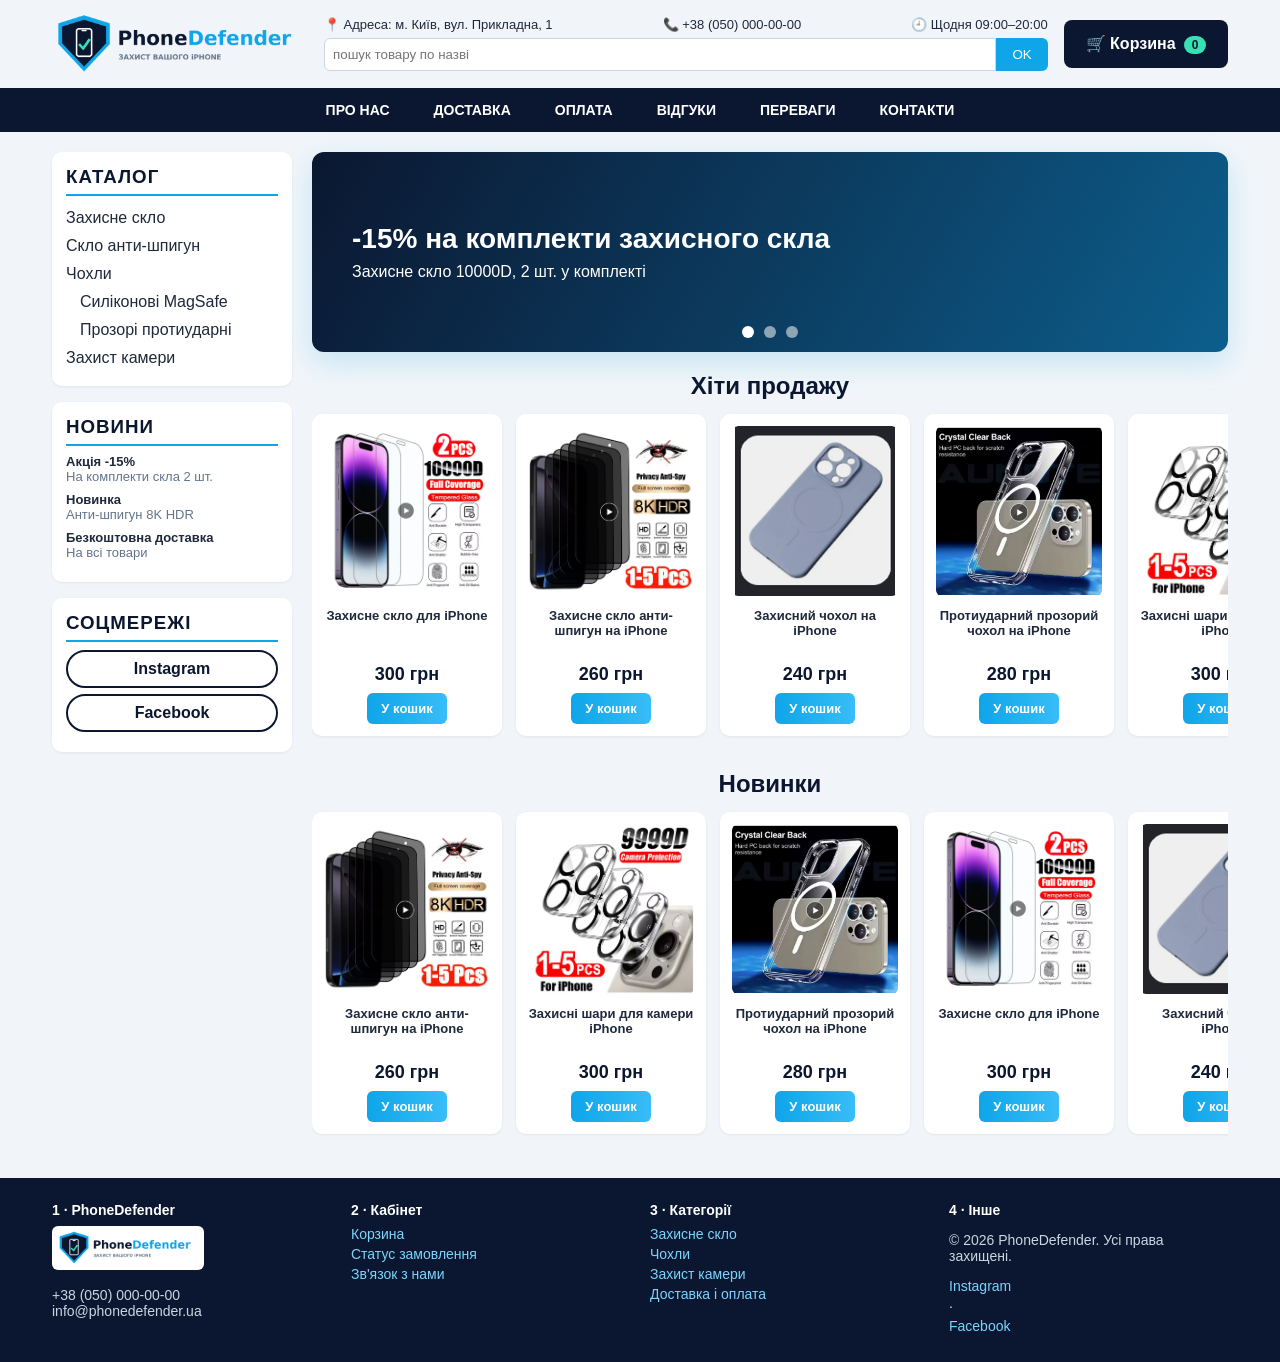
<file: index.html>
<!DOCTYPE html>
<html lang="uk"><head><meta charset="UTF-8"><meta name="viewport" content="width=device-width,initial-scale=1">
<title>Головна — PhoneDefender</title><link rel="stylesheet" href="NonHTMLFolder/style.css"></head><body>
<header class="top"><a href="index.html" class="logo"><img src="NonHTMLFolder/logo.png" alt="PhoneDefender"></a>
<div class="info"><div class="contacts"><span>📍 Адреса: м. Київ, вул. Прикладна, 1</span><span>📞 +38 (050) 000-00-00</span><span>🕘 Щодня 09:00–20:00</span></div>
<form class="search" onsubmit="return false"><input type="text" placeholder="пошук товару по назві"><button>OK</button></form></div>
<a class="cart" href="HTMLFolder/Pages/cart.html">🛒 Корзина <span class="badge" id="cc">0</span></a></header>
<nav class="menu"><a href="HTMLFolder/Pages/about.html">Про нас</a><a href="HTMLFolder/Pages/delivery.html">Доставка</a><a href="HTMLFolder/Pages/payment.html">Оплата</a><a href="HTMLFolder/Pages/reviews.html">Відгуки</a><a href="HTMLFolder/Pages/advantages.html">Переваги</a><a href="HTMLFolder/Pages/contacts.html">Контакти</a></nav><div class="layout"><aside><div class="box"><h3>Каталог</h3><ul class="cat">
<li><a href="HTMLFolder/Pages/catalog.html#glass">Захисне скло</a></li>
<li><a href="HTMLFolder/Pages/catalog.html#privacy">Скло анти-шпигун</a></li>
<li><a href="HTMLFolder/Pages/catalog.html#case">Чохли</a><ul><li><a href="HTMLFolder/Pages/catalog.html#case">Силіконові MagSafe</a></li><li><a href="HTMLFolder/Pages/catalog.html#clearcase">Прозорі протиударні</a></li></ul></li>
<li><a href="HTMLFolder/Pages/catalog.html#camera">Захист камери</a></li></ul></div>
<div class="box"><h3>Новини</h3><div class="news"><b>Акція -15%</b><span>На комплекти скла 2 шт.</span></div><div class="news"><b>Новинка</b><span>Анти-шпигун 8K HDR</span></div><div class="news"><b>Безкоштовна доставка</b><span>На всі товари</span></div></div>
<div class="box"><h3>Соцмережі</h3><a class="soc" href="https://instagram.com" target="_blank">Instagram</a><a class="soc" href="https://facebook.com" target="_blank">Facebook</a></div></aside><main><div class="slider"><input type="radio" name="sl" id="r0" checked><input type="radio" name="sl" id="r1"><input type="radio" name="sl" id="r2"><div class="slides"><div class="slide s1"><h2>-15% на комплекти захисного скла</h2><p>Захисне скло 10000D, 2 шт. у комплекті</p></div><div class="slide s2"><h2>Безкоштовна доставка на всі товари</h2><p>Відправляємо у день замовлення</p></div><div class="slide s3"><h2>Новинка: скло анти-шпигун 8K HDR</h2><p>Ваш екран бачите лише ви</p></div></div><div class="dots"><label for="r0"></label><label for="r1"></label><label for="r2"></label></div></div><h2 class="ct">Хіти продажу</h2><div class="car "><div class="card reveal"><a href="HTMLFolder/Pages/product-glass.html" class="im"><img src="NonHTMLFolder/glass.png" alt="Захисне скло для iPhone"></a><h4><a href="HTMLFolder/Pages/product-glass.html">Захисне скло для iPhone</a></h4><div class="price">300 грн</div><button class="btn add" data-id="glass">У кошик</button></div><div class="card reveal"><a href="HTMLFolder/Pages/product-privacy.html" class="im"><img src="NonHTMLFolder/privacy.png" alt="Захисне скло анти-шпигун на iPhone"></a><h4><a href="HTMLFolder/Pages/product-privacy.html">Захисне скло анти-шпигун на iPhone</a></h4><div class="price">260 грн</div><button class="btn add" data-id="privacy">У кошик</button></div><div class="card reveal"><a href="HTMLFolder/Pages/product-case.html" class="im"><img src="NonHTMLFolder/case.png" alt="Захисний чохол на iPhone"></a><h4><a href="HTMLFolder/Pages/product-case.html">Захисний чохол на iPhone</a></h4><div class="price">240 грн</div><button class="btn add" data-id="case">У кошик</button></div><div class="card reveal"><a href="HTMLFolder/Pages/product-clearcase.html" class="im"><img src="NonHTMLFolder/clearcase.png" alt="Протиударний прозорий чохол на iPhone"></a><h4><a href="HTMLFolder/Pages/product-clearcase.html">Протиударний прозорий чохол на iPhone</a></h4><div class="price">280 грн</div><button class="btn add" data-id="clearcase">У кошик</button></div><div class="card reveal"><a href="HTMLFolder/Pages/product-camera.html" class="im"><img src="NonHTMLFolder/camera.png" alt="Захисні шари для камери iPhone"></a><h4><a href="HTMLFolder/Pages/product-camera.html">Захисні шари для камери iPhone</a></h4><div class="price">300 грн</div><button class="btn add" data-id="camera">У кошик</button></div></div><h2 class="ct">Новинки</h2><div class="car "><div class="card reveal"><a href="HTMLFolder/Pages/product-privacy.html" class="im"><img src="NonHTMLFolder/privacy.png" alt="Захисне скло анти-шпигун на iPhone"></a><h4><a href="HTMLFolder/Pages/product-privacy.html">Захисне скло анти-шпигун на iPhone</a></h4><div class="price">260 грн</div><button class="btn add" data-id="privacy">У кошик</button></div><div class="card reveal"><a href="HTMLFolder/Pages/product-camera.html" class="im"><img src="NonHTMLFolder/camera.png" alt="Захисні шари для камери iPhone"></a><h4><a href="HTMLFolder/Pages/product-camera.html">Захисні шари для камери iPhone</a></h4><div class="price">300 грн</div><button class="btn add" data-id="camera">У кошик</button></div><div class="card reveal"><a href="HTMLFolder/Pages/product-clearcase.html" class="im"><img src="NonHTMLFolder/clearcase.png" alt="Протиударний прозорий чохол на iPhone"></a><h4><a href="HTMLFolder/Pages/product-clearcase.html">Протиударний прозорий чохол на iPhone</a></h4><div class="price">280 грн</div><button class="btn add" data-id="clearcase">У кошик</button></div><div class="card reveal"><a href="HTMLFolder/Pages/product-glass.html" class="im"><img src="NonHTMLFolder/glass.png" alt="Захисне скло для iPhone"></a><h4><a href="HTMLFolder/Pages/product-glass.html">Захисне скло для iPhone</a></h4><div class="price">300 грн</div><button class="btn add" data-id="glass">У кошик</button></div><div class="card reveal"><a href="HTMLFolder/Pages/product-case.html" class="im"><img src="NonHTMLFolder/case.png" alt="Захисний чохол на iPhone"></a><h4><a href="HTMLFolder/Pages/product-case.html">Захисний чохол на iPhone</a></h4><div class="price">240 грн</div><button class="btn add" data-id="case">У кошик</button></div></div></main></div>
<footer><div><h4>1 · PhoneDefender</h4><img src="NonHTMLFolder/logo.png" alt="" class="flogo"><p>+38 (050) 000-00-00<br>info@phonedefender.ua</p></div>
<div><h4>2 · Кабінет</h4><a href="HTMLFolder/Pages/cart.html">Корзина</a><a href="HTMLFolder/Pages/cart.html">Статус замовлення</a><a href="HTMLFolder/Pages/contacts.html">Зв'язок з нами</a></div>
<div><h4>3 · Категорії</h4><a href="HTMLFolder/Pages/catalog.html#glass">Захисне скло</a><a href="HTMLFolder/Pages/catalog.html#case">Чохли</a><a href="HTMLFolder/Pages/catalog.html#camera">Захист камери</a><a href="HTMLFolder/Pages/delivery.html">Доставка і оплата</a></div>
<div><h4>4 · Інше</h4><p>© 2026 PhoneDefender. Усі права захищені.</p><a href="https://instagram.com">Instagram</a> · <a href="https://facebook.com">Facebook</a></div></footer><script src="NonHTMLFolder/cart.js"></script></body></html>
</file>
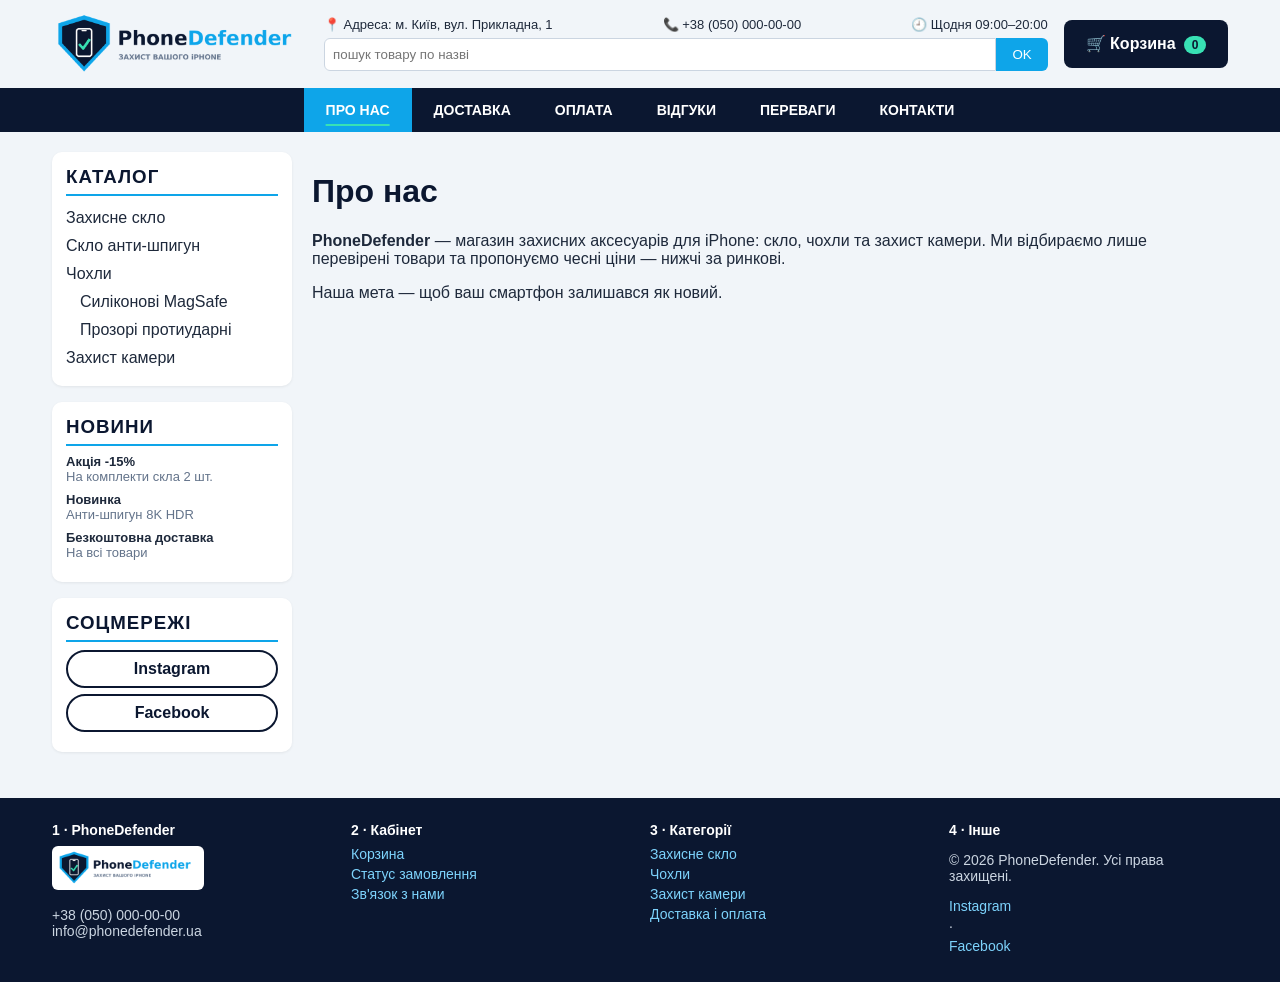
<file: HTMLFolder/Pages/about.html>
<!DOCTYPE html>
<html lang="uk"><head><meta charset="UTF-8"><meta name="viewport" content="width=device-width,initial-scale=1">
<title>Про нас — PhoneDefender</title><link rel="stylesheet" href="../../NonHTMLFolder/style.css"></head><body>
<header class="top"><a href="../../index.html" class="logo"><img src="../../NonHTMLFolder/logo.png" alt="PhoneDefender"></a>
<div class="info"><div class="contacts"><span>📍 Адреса: м. Київ, вул. Прикладна, 1</span><span>📞 +38 (050) 000-00-00</span><span>🕘 Щодня 09:00–20:00</span></div>
<form class="search" onsubmit="return false"><input type="text" placeholder="пошук товару по назві"><button>OK</button></form></div>
<a class="cart" href="cart.html">🛒 Корзина <span class="badge" id="cc">0</span></a></header>
<nav class="menu"><a href="about.html" class=on>Про нас</a><a href="delivery.html">Доставка</a><a href="payment.html">Оплата</a><a href="reviews.html">Відгуки</a><a href="advantages.html">Переваги</a><a href="contacts.html">Контакти</a></nav><div class="layout"><aside><div class="box"><h3>Каталог</h3><ul class="cat">
<li><a href="catalog.html#glass">Захисне скло</a></li>
<li><a href="catalog.html#privacy">Скло анти-шпигун</a></li>
<li><a href="catalog.html#case">Чохли</a><ul><li><a href="catalog.html#case">Силіконові MagSafe</a></li><li><a href="catalog.html#clearcase">Прозорі протиударні</a></li></ul></li>
<li><a href="catalog.html#camera">Захист камери</a></li></ul></div>
<div class="box"><h3>Новини</h3><div class="news"><b>Акція -15%</b><span>На комплекти скла 2 шт.</span></div><div class="news"><b>Новинка</b><span>Анти-шпигун 8K HDR</span></div><div class="news"><b>Безкоштовна доставка</b><span>На всі товари</span></div></div>
<div class="box"><h3>Соцмережі</h3><a class="soc" href="https://instagram.com" target="_blank">Instagram</a><a class="soc" href="https://facebook.com" target="_blank">Facebook</a></div></aside><main><h1>Про нас</h1><p><b>PhoneDefender</b> — магазин захисних аксесуарів для iPhone: скло, чохли та захист камери. Ми відбираємо лише перевірені товари та пропонуємо чесні ціни — нижчі за ринкові.</p><p>Наша мета — щоб ваш смартфон залишався як новий.</p></main></div>
<footer><div><h4>1 · PhoneDefender</h4><img src="../../NonHTMLFolder/logo.png" alt="" class="flogo"><p>+38 (050) 000-00-00<br>info@phonedefender.ua</p></div>
<div><h4>2 · Кабінет</h4><a href="cart.html">Корзина</a><a href="cart.html">Статус замовлення</a><a href="contacts.html">Зв'язок з нами</a></div>
<div><h4>3 · Категорії</h4><a href="catalog.html#glass">Захисне скло</a><a href="catalog.html#case">Чохли</a><a href="catalog.html#camera">Захист камери</a><a href="delivery.html">Доставка і оплата</a></div>
<div><h4>4 · Інше</h4><p>© 2026 PhoneDefender. Усі права захищені.</p><a href="https://instagram.com">Instagram</a> · <a href="https://facebook.com">Facebook</a></div></footer><script src="../../NonHTMLFolder/cart.js"></script></body></html>
</file>
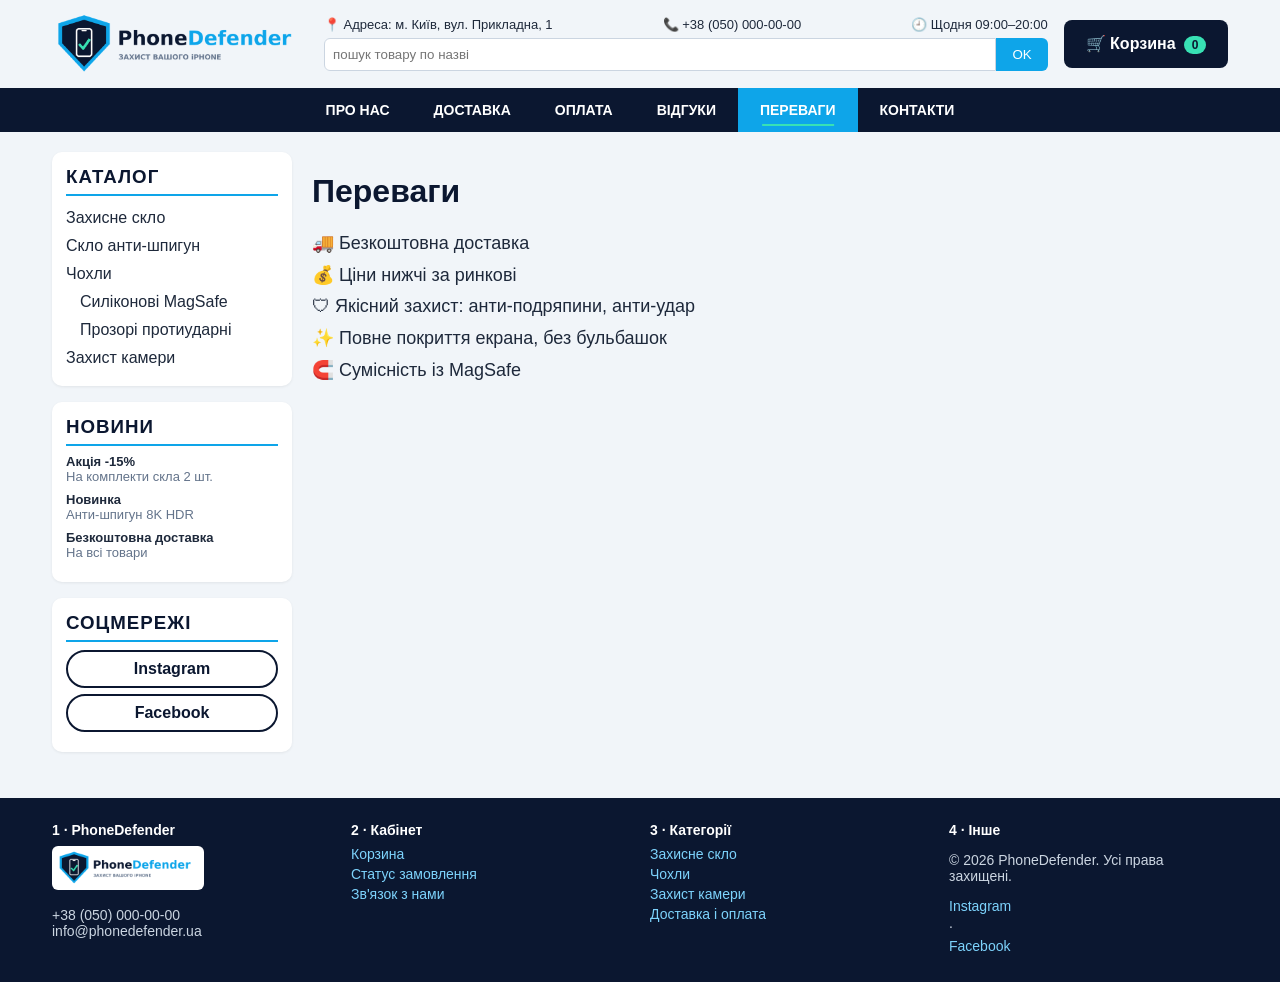
<file: HTMLFolder/Pages/advantages.html>
<!DOCTYPE html>
<html lang="uk"><head><meta charset="UTF-8"><meta name="viewport" content="width=device-width,initial-scale=1">
<title>Переваги — PhoneDefender</title><link rel="stylesheet" href="../../NonHTMLFolder/style.css"></head><body>
<header class="top"><a href="../../index.html" class="logo"><img src="../../NonHTMLFolder/logo.png" alt="PhoneDefender"></a>
<div class="info"><div class="contacts"><span>📍 Адреса: м. Київ, вул. Прикладна, 1</span><span>📞 +38 (050) 000-00-00</span><span>🕘 Щодня 09:00–20:00</span></div>
<form class="search" onsubmit="return false"><input type="text" placeholder="пошук товару по назві"><button>OK</button></form></div>
<a class="cart" href="cart.html">🛒 Корзина <span class="badge" id="cc">0</span></a></header>
<nav class="menu"><a href="about.html">Про нас</a><a href="delivery.html">Доставка</a><a href="payment.html">Оплата</a><a href="reviews.html">Відгуки</a><a href="advantages.html" class=on>Переваги</a><a href="contacts.html">Контакти</a></nav><div class="layout"><aside><div class="box"><h3>Каталог</h3><ul class="cat">
<li><a href="catalog.html#glass">Захисне скло</a></li>
<li><a href="catalog.html#privacy">Скло анти-шпигун</a></li>
<li><a href="catalog.html#case">Чохли</a><ul><li><a href="catalog.html#case">Силіконові MagSafe</a></li><li><a href="catalog.html#clearcase">Прозорі протиударні</a></li></ul></li>
<li><a href="catalog.html#camera">Захист камери</a></li></ul></div>
<div class="box"><h3>Новини</h3><div class="news"><b>Акція -15%</b><span>На комплекти скла 2 шт.</span></div><div class="news"><b>Новинка</b><span>Анти-шпигун 8K HDR</span></div><div class="news"><b>Безкоштовна доставка</b><span>На всі товари</span></div></div>
<div class="box"><h3>Соцмережі</h3><a class="soc" href="https://instagram.com" target="_blank">Instagram</a><a class="soc" href="https://facebook.com" target="_blank">Facebook</a></div></aside><main><h1>Переваги</h1><ul class='adv'><li>🚚 Безкоштовна доставка</li><li>💰 Ціни нижчі за ринкові</li><li>🛡 Якісний захист: анти-подряпини, анти-удар</li><li>✨ Повне покриття екрана, без бульбашок</li><li>🧲 Сумісність із MagSafe</li></ul></main></div>
<footer><div><h4>1 · PhoneDefender</h4><img src="../../NonHTMLFolder/logo.png" alt="" class="flogo"><p>+38 (050) 000-00-00<br>info@phonedefender.ua</p></div>
<div><h4>2 · Кабінет</h4><a href="cart.html">Корзина</a><a href="cart.html">Статус замовлення</a><a href="contacts.html">Зв'язок з нами</a></div>
<div><h4>3 · Категорії</h4><a href="catalog.html#glass">Захисне скло</a><a href="catalog.html#case">Чохли</a><a href="catalog.html#camera">Захист камери</a><a href="delivery.html">Доставка і оплата</a></div>
<div><h4>4 · Інше</h4><p>© 2026 PhoneDefender. Усі права захищені.</p><a href="https://instagram.com">Instagram</a> · <a href="https://facebook.com">Facebook</a></div></footer><script src="../../NonHTMLFolder/cart.js"></script></body></html>
</file>
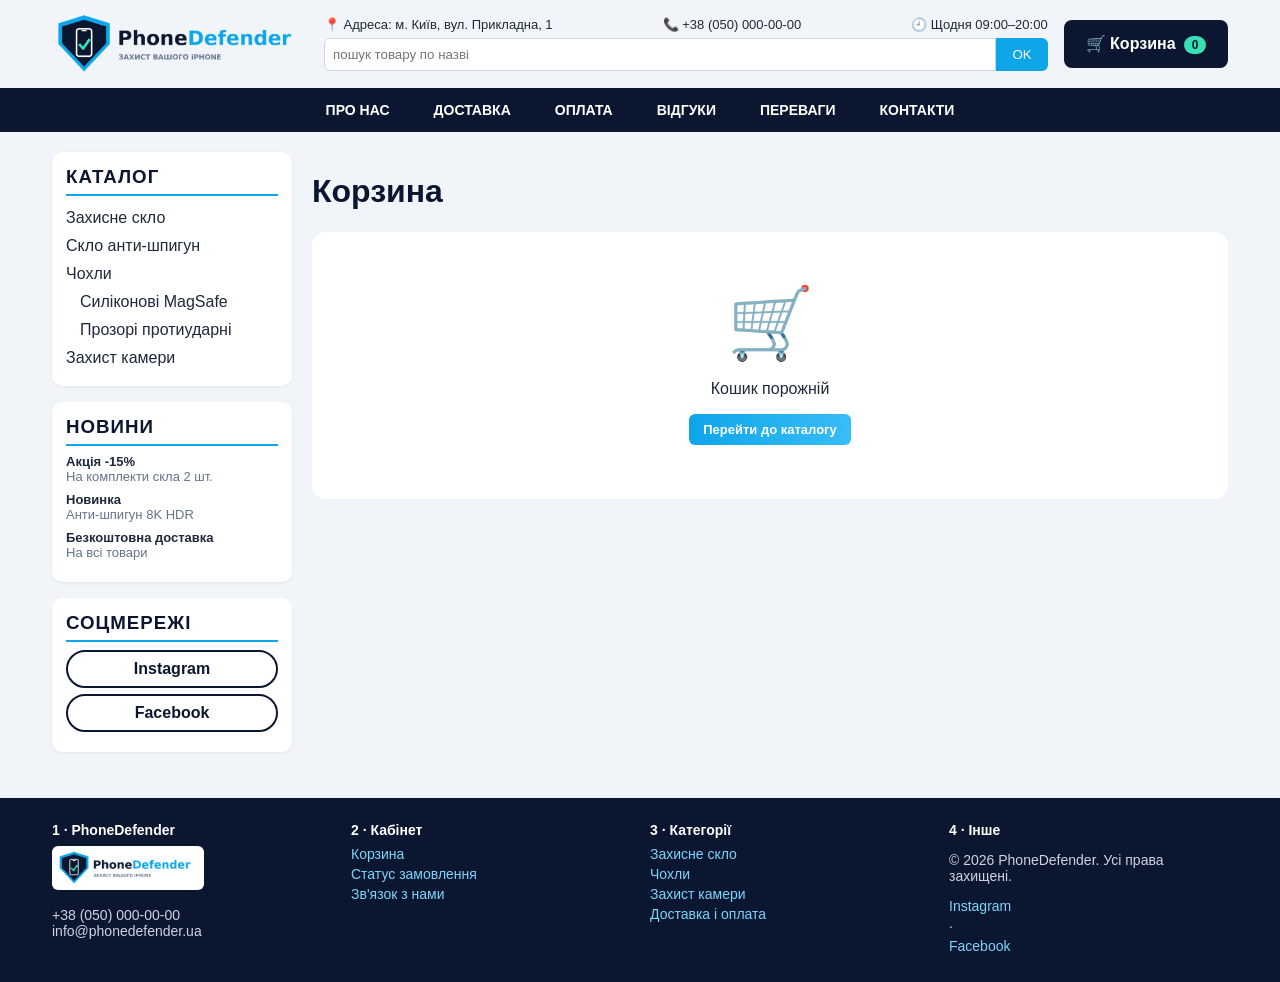
<file: HTMLFolder/Pages/cart.html>
<!DOCTYPE html>
<html lang="uk"><head><meta charset="UTF-8"><meta name="viewport" content="width=device-width,initial-scale=1">
<title>Корзина — PhoneDefender</title><link rel="stylesheet" href="../../NonHTMLFolder/style.css"></head><body>
<header class="top"><a href="../../index.html" class="logo"><img src="../../NonHTMLFolder/logo.png" alt="PhoneDefender"></a>
<div class="info"><div class="contacts"><span>📍 Адреса: м. Київ, вул. Прикладна, 1</span><span>📞 +38 (050) 000-00-00</span><span>🕘 Щодня 09:00–20:00</span></div>
<form class="search" onsubmit="return false"><input type="text" placeholder="пошук товару по назві"><button>OK</button></form></div>
<a class="cart" href="cart.html">🛒 Корзина <span class="badge" id="cc">0</span></a></header>
<nav class="menu"><a href="about.html">Про нас</a><a href="delivery.html">Доставка</a><a href="payment.html">Оплата</a><a href="reviews.html">Відгуки</a><a href="advantages.html">Переваги</a><a href="contacts.html">Контакти</a></nav><div class="layout"><aside><div class="box"><h3>Каталог</h3><ul class="cat">
<li><a href="catalog.html#glass">Захисне скло</a></li>
<li><a href="catalog.html#privacy">Скло анти-шпигун</a></li>
<li><a href="catalog.html#case">Чохли</a><ul><li><a href="catalog.html#case">Силіконові MagSafe</a></li><li><a href="catalog.html#clearcase">Прозорі протиударні</a></li></ul></li>
<li><a href="catalog.html#camera">Захист камери</a></li></ul></div>
<div class="box"><h3>Новини</h3><div class="news"><b>Акція -15%</b><span>На комплекти скла 2 шт.</span></div><div class="news"><b>Новинка</b><span>Анти-шпигун 8K HDR</span></div><div class="news"><b>Безкоштовна доставка</b><span>На всі товари</span></div></div>
<div class="box"><h3>Соцмережі</h3><a class="soc" href="https://instagram.com" target="_blank">Instagram</a><a class="soc" href="https://facebook.com" target="_blank">Facebook</a></div></aside><main><h1>Корзина</h1><div id='cartapp'></div></main></div>
<footer><div><h4>1 · PhoneDefender</h4><img src="../../NonHTMLFolder/logo.png" alt="" class="flogo"><p>+38 (050) 000-00-00<br>info@phonedefender.ua</p></div>
<div><h4>2 · Кабінет</h4><a href="cart.html">Корзина</a><a href="cart.html">Статус замовлення</a><a href="contacts.html">Зв'язок з нами</a></div>
<div><h4>3 · Категорії</h4><a href="catalog.html#glass">Захисне скло</a><a href="catalog.html#case">Чохли</a><a href="catalog.html#camera">Захист камери</a><a href="delivery.html">Доставка і оплата</a></div>
<div><h4>4 · Інше</h4><p>© 2026 PhoneDefender. Усі права захищені.</p><a href="https://instagram.com">Instagram</a> · <a href="https://facebook.com">Facebook</a></div></footer><script src="../../NonHTMLFolder/cart.js"></script></body></html>
</file>
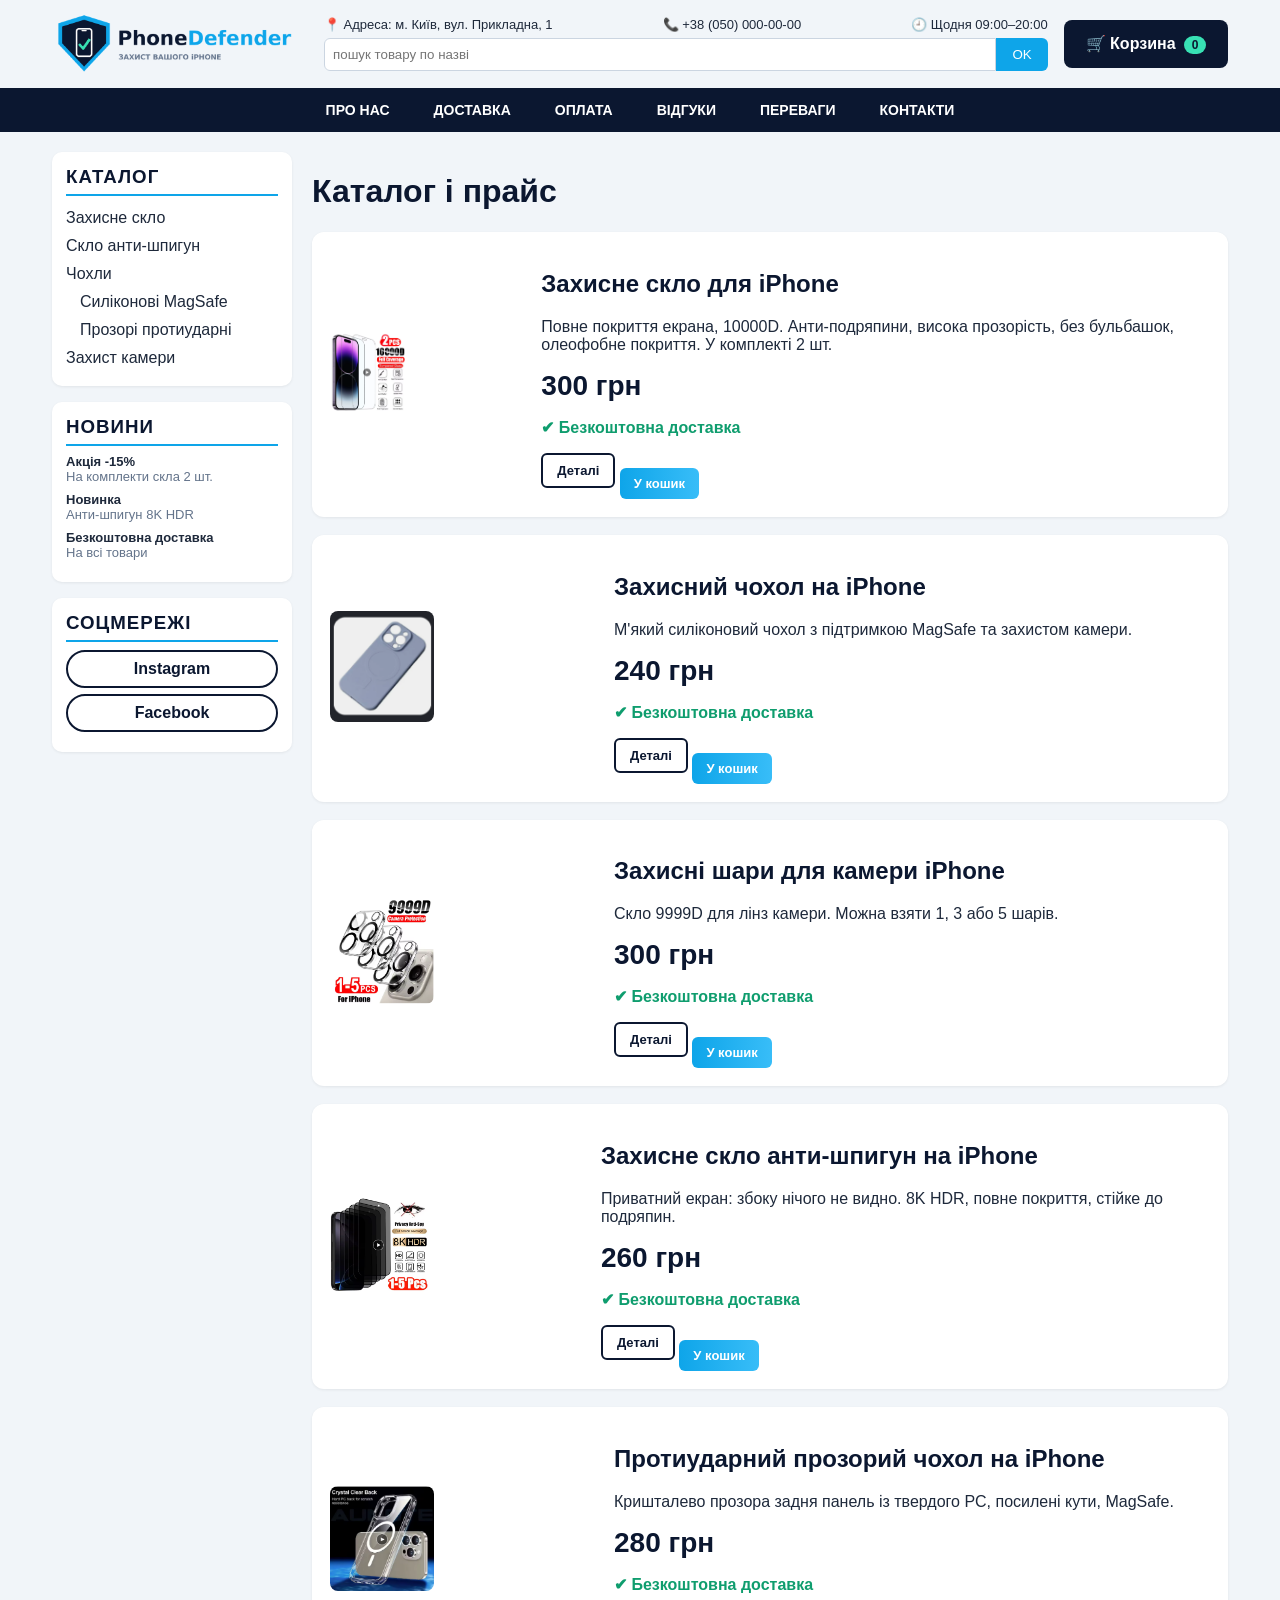
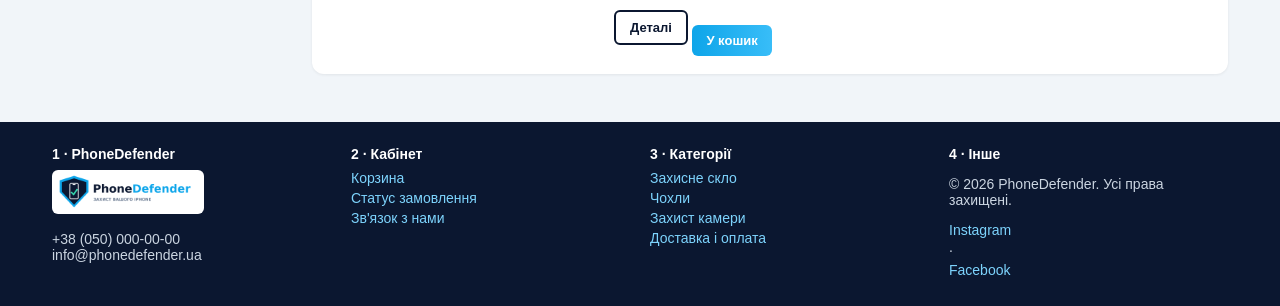
<file: HTMLFolder/Pages/catalog.html>
<!DOCTYPE html>
<html lang="uk"><head><meta charset="UTF-8"><meta name="viewport" content="width=device-width,initial-scale=1">
<title>Каталог — PhoneDefender</title><link rel="stylesheet" href="../../NonHTMLFolder/style.css"></head><body>
<header class="top"><a href="../../index.html" class="logo"><img src="../../NonHTMLFolder/logo.png" alt="PhoneDefender"></a>
<div class="info"><div class="contacts"><span>📍 Адреса: м. Київ, вул. Прикладна, 1</span><span>📞 +38 (050) 000-00-00</span><span>🕘 Щодня 09:00–20:00</span></div>
<form class="search" onsubmit="return false"><input type="text" placeholder="пошук товару по назві"><button>OK</button></form></div>
<a class="cart" href="cart.html">🛒 Корзина <span class="badge" id="cc">0</span></a></header>
<nav class="menu"><a href="about.html">Про нас</a><a href="delivery.html">Доставка</a><a href="payment.html">Оплата</a><a href="reviews.html">Відгуки</a><a href="advantages.html">Переваги</a><a href="contacts.html">Контакти</a></nav><div class="layout"><aside><div class="box"><h3>Каталог</h3><ul class="cat">
<li><a href="catalog.html#glass">Захисне скло</a></li>
<li><a href="catalog.html#privacy">Скло анти-шпигун</a></li>
<li><a href="catalog.html#case">Чохли</a><ul><li><a href="catalog.html#case">Силіконові MagSafe</a></li><li><a href="catalog.html#clearcase">Прозорі протиударні</a></li></ul></li>
<li><a href="catalog.html#camera">Захист камери</a></li></ul></div>
<div class="box"><h3>Новини</h3><div class="news"><b>Акція -15%</b><span>На комплекти скла 2 шт.</span></div><div class="news"><b>Новинка</b><span>Анти-шпигун 8K HDR</span></div><div class="news"><b>Безкоштовна доставка</b><span>На всі товари</span></div></div>
<div class="box"><h3>Соцмережі</h3><a class="soc" href="https://instagram.com" target="_blank">Instagram</a><a class="soc" href="https://facebook.com" target="_blank">Facebook</a></div></aside><main><h1>Каталог і прайс</h1><article class="prod reveal" id="glass"><a href="product-glass.html"><img src="../../NonHTMLFolder/glass.png" alt="Захисне скло для iPhone"></a><div><h2><a href="product-glass.html">Захисне скло для iPhone</a></h2><p>Повне покриття екрана, 10000D. Анти-подряпини, висока прозорість, без бульбашок, олеофобне покриття. У комплекті 2 шт.</p><div class="price big">300 грн</div><p class="ok">✔ Безкоштовна доставка</p><a class="btn ghost" href="product-glass.html">Деталі</a> <button class="btn add" data-id="glass">У кошик</button></div></article><article class="prod reveal" id="case"><a href="product-case.html"><img src="../../NonHTMLFolder/case.png" alt="Захисний чохол на iPhone"></a><div><h2><a href="product-case.html">Захисний чохол на iPhone</a></h2><p>М'який силіконовий чохол з підтримкою MagSafe та захистом камери.</p><div class="price big">240 грн</div><p class="ok">✔ Безкоштовна доставка</p><a class="btn ghost" href="product-case.html">Деталі</a> <button class="btn add" data-id="case">У кошик</button></div></article><article class="prod reveal" id="camera"><a href="product-camera.html"><img src="../../NonHTMLFolder/camera.png" alt="Захисні шари для камери iPhone"></a><div><h2><a href="product-camera.html">Захисні шари для камери iPhone</a></h2><p>Скло 9999D для лінз камери. Можна взяти 1, 3 або 5 шарів.</p><div class="price big">300 грн</div><p class="ok">✔ Безкоштовна доставка</p><a class="btn ghost" href="product-camera.html">Деталі</a> <button class="btn add" data-id="camera">У кошик</button></div></article><article class="prod reveal" id="privacy"><a href="product-privacy.html"><img src="../../NonHTMLFolder/privacy.png" alt="Захисне скло анти-шпигун на iPhone"></a><div><h2><a href="product-privacy.html">Захисне скло анти-шпигун на iPhone</a></h2><p>Приватний екран: збоку нічого не видно. 8K HDR, повне покриття, стійке до подряпин.</p><div class="price big">260 грн</div><p class="ok">✔ Безкоштовна доставка</p><a class="btn ghost" href="product-privacy.html">Деталі</a> <button class="btn add" data-id="privacy">У кошик</button></div></article><article class="prod reveal" id="clearcase"><a href="product-clearcase.html"><img src="../../NonHTMLFolder/clearcase.png" alt="Протиударний прозорий чохол на iPhone"></a><div><h2><a href="product-clearcase.html">Протиударний прозорий чохол на iPhone</a></h2><p>Кришталево прозора задня панель із твердого PC, посилені кути, MagSafe.</p><div class="price big">280 грн</div><p class="ok">✔ Безкоштовна доставка</p><a class="btn ghost" href="product-clearcase.html">Деталі</a> <button class="btn add" data-id="clearcase">У кошик</button></div></article></main></div>
<footer><div><h4>1 · PhoneDefender</h4><img src="../../NonHTMLFolder/logo.png" alt="" class="flogo"><p>+38 (050) 000-00-00<br>info@phonedefender.ua</p></div>
<div><h4>2 · Кабінет</h4><a href="cart.html">Корзина</a><a href="cart.html">Статус замовлення</a><a href="contacts.html">Зв'язок з нами</a></div>
<div><h4>3 · Категорії</h4><a href="catalog.html#glass">Захисне скло</a><a href="catalog.html#case">Чохли</a><a href="catalog.html#camera">Захист камери</a><a href="delivery.html">Доставка і оплата</a></div>
<div><h4>4 · Інше</h4><p>© 2026 PhoneDefender. Усі права захищені.</p><a href="https://instagram.com">Instagram</a> · <a href="https://facebook.com">Facebook</a></div></footer><script src="../../NonHTMLFolder/cart.js"></script></body></html>
</file>
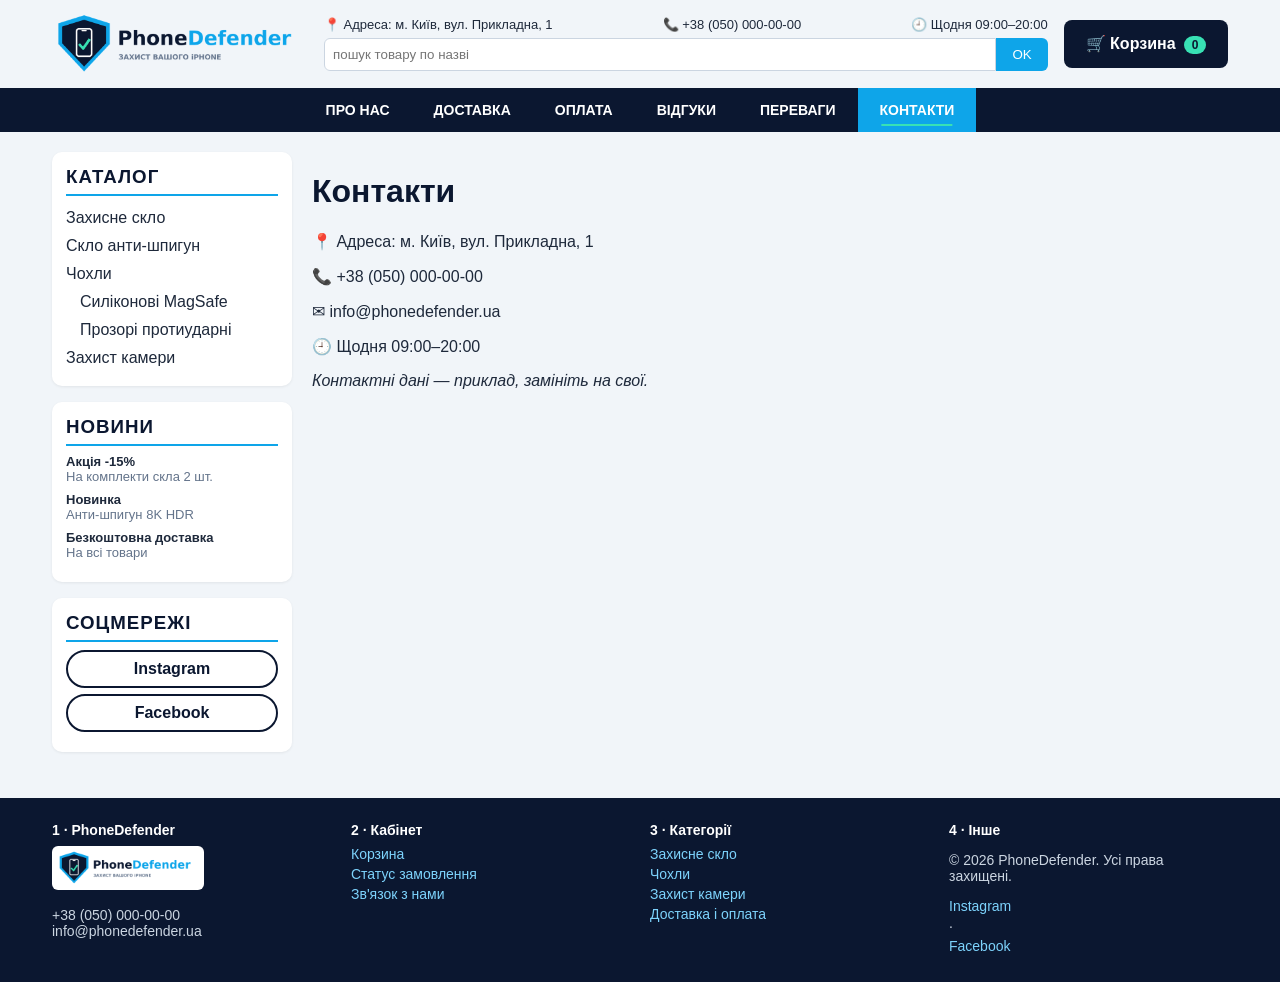
<file: HTMLFolder/Pages/contacts.html>
<!DOCTYPE html>
<html lang="uk"><head><meta charset="UTF-8"><meta name="viewport" content="width=device-width,initial-scale=1">
<title>Контакти — PhoneDefender</title><link rel="stylesheet" href="../../NonHTMLFolder/style.css"></head><body>
<header class="top"><a href="../../index.html" class="logo"><img src="../../NonHTMLFolder/logo.png" alt="PhoneDefender"></a>
<div class="info"><div class="contacts"><span>📍 Адреса: м. Київ, вул. Прикладна, 1</span><span>📞 +38 (050) 000-00-00</span><span>🕘 Щодня 09:00–20:00</span></div>
<form class="search" onsubmit="return false"><input type="text" placeholder="пошук товару по назві"><button>OK</button></form></div>
<a class="cart" href="cart.html">🛒 Корзина <span class="badge" id="cc">0</span></a></header>
<nav class="menu"><a href="about.html">Про нас</a><a href="delivery.html">Доставка</a><a href="payment.html">Оплата</a><a href="reviews.html">Відгуки</a><a href="advantages.html">Переваги</a><a href="contacts.html" class=on>Контакти</a></nav><div class="layout"><aside><div class="box"><h3>Каталог</h3><ul class="cat">
<li><a href="catalog.html#glass">Захисне скло</a></li>
<li><a href="catalog.html#privacy">Скло анти-шпигун</a></li>
<li><a href="catalog.html#case">Чохли</a><ul><li><a href="catalog.html#case">Силіконові MagSafe</a></li><li><a href="catalog.html#clearcase">Прозорі протиударні</a></li></ul></li>
<li><a href="catalog.html#camera">Захист камери</a></li></ul></div>
<div class="box"><h3>Новини</h3><div class="news"><b>Акція -15%</b><span>На комплекти скла 2 шт.</span></div><div class="news"><b>Новинка</b><span>Анти-шпигун 8K HDR</span></div><div class="news"><b>Безкоштовна доставка</b><span>На всі товари</span></div></div>
<div class="box"><h3>Соцмережі</h3><a class="soc" href="https://instagram.com" target="_blank">Instagram</a><a class="soc" href="https://facebook.com" target="_blank">Facebook</a></div></aside><main><h1>Контакти</h1><p>📍 Адреса: м. Київ, вул. Прикладна, 1</p><p>📞 +38 (050) 000-00-00</p><p>✉ info@phonedefender.ua</p><p>🕘 Щодня 09:00–20:00</p><p><i>Контактні дані — приклад, замініть на свої.</i></p></main></div>
<footer><div><h4>1 · PhoneDefender</h4><img src="../../NonHTMLFolder/logo.png" alt="" class="flogo"><p>+38 (050) 000-00-00<br>info@phonedefender.ua</p></div>
<div><h4>2 · Кабінет</h4><a href="cart.html">Корзина</a><a href="cart.html">Статус замовлення</a><a href="contacts.html">Зв'язок з нами</a></div>
<div><h4>3 · Категорії</h4><a href="catalog.html#glass">Захисне скло</a><a href="catalog.html#case">Чохли</a><a href="catalog.html#camera">Захист камери</a><a href="delivery.html">Доставка і оплата</a></div>
<div><h4>4 · Інше</h4><p>© 2026 PhoneDefender. Усі права захищені.</p><a href="https://instagram.com">Instagram</a> · <a href="https://facebook.com">Facebook</a></div></footer><script src="../../NonHTMLFolder/cart.js"></script></body></html>
</file>
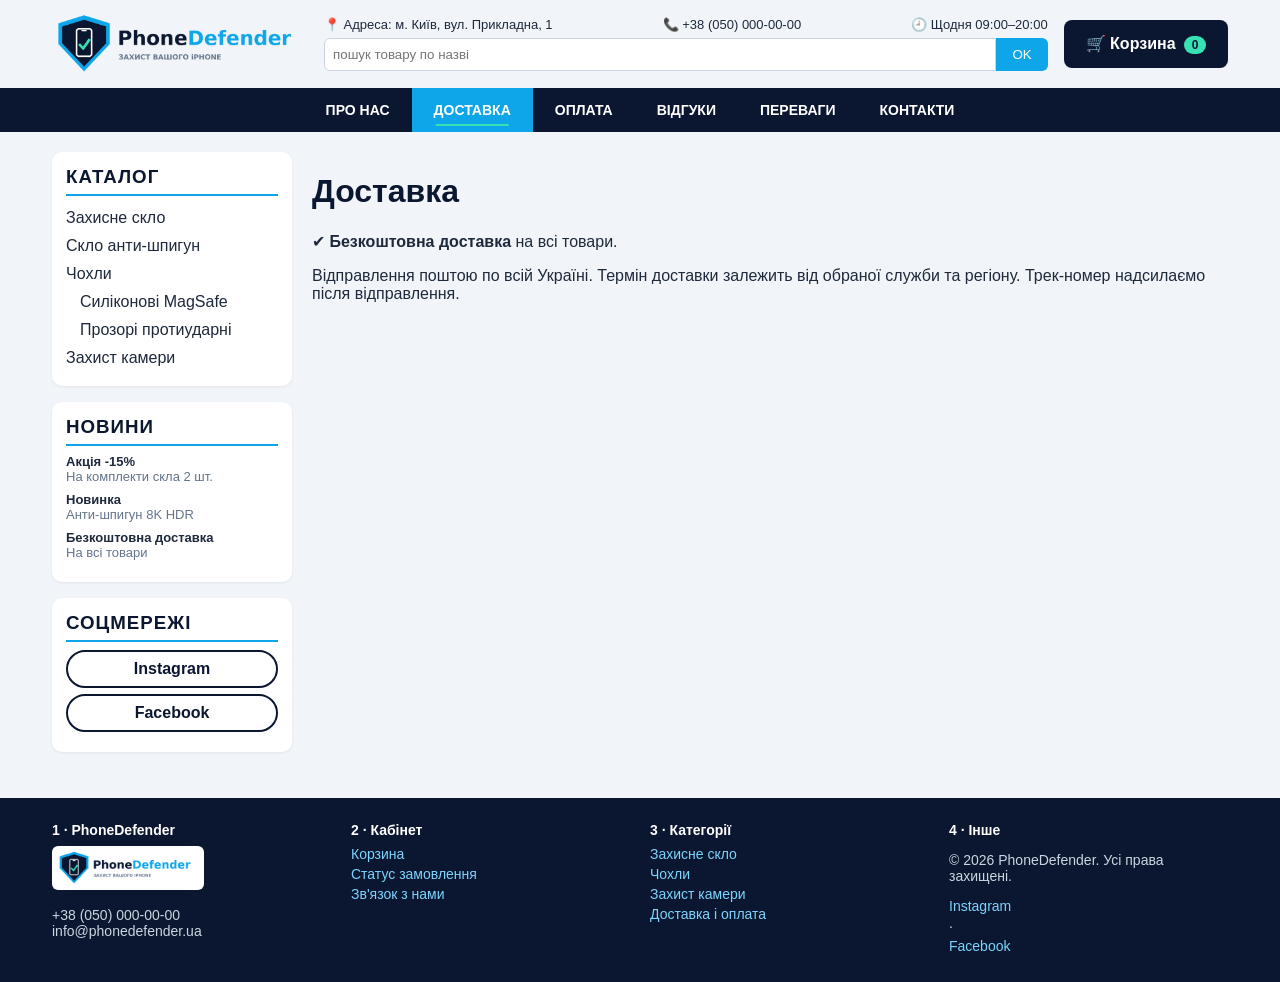
<file: HTMLFolder/Pages/delivery.html>
<!DOCTYPE html>
<html lang="uk"><head><meta charset="UTF-8"><meta name="viewport" content="width=device-width,initial-scale=1">
<title>Доставка — PhoneDefender</title><link rel="stylesheet" href="../../NonHTMLFolder/style.css"></head><body>
<header class="top"><a href="../../index.html" class="logo"><img src="../../NonHTMLFolder/logo.png" alt="PhoneDefender"></a>
<div class="info"><div class="contacts"><span>📍 Адреса: м. Київ, вул. Прикладна, 1</span><span>📞 +38 (050) 000-00-00</span><span>🕘 Щодня 09:00–20:00</span></div>
<form class="search" onsubmit="return false"><input type="text" placeholder="пошук товару по назві"><button>OK</button></form></div>
<a class="cart" href="cart.html">🛒 Корзина <span class="badge" id="cc">0</span></a></header>
<nav class="menu"><a href="about.html">Про нас</a><a href="delivery.html" class=on>Доставка</a><a href="payment.html">Оплата</a><a href="reviews.html">Відгуки</a><a href="advantages.html">Переваги</a><a href="contacts.html">Контакти</a></nav><div class="layout"><aside><div class="box"><h3>Каталог</h3><ul class="cat">
<li><a href="catalog.html#glass">Захисне скло</a></li>
<li><a href="catalog.html#privacy">Скло анти-шпигун</a></li>
<li><a href="catalog.html#case">Чохли</a><ul><li><a href="catalog.html#case">Силіконові MagSafe</a></li><li><a href="catalog.html#clearcase">Прозорі протиударні</a></li></ul></li>
<li><a href="catalog.html#camera">Захист камери</a></li></ul></div>
<div class="box"><h3>Новини</h3><div class="news"><b>Акція -15%</b><span>На комплекти скла 2 шт.</span></div><div class="news"><b>Новинка</b><span>Анти-шпигун 8K HDR</span></div><div class="news"><b>Безкоштовна доставка</b><span>На всі товари</span></div></div>
<div class="box"><h3>Соцмережі</h3><a class="soc" href="https://instagram.com" target="_blank">Instagram</a><a class="soc" href="https://facebook.com" target="_blank">Facebook</a></div></aside><main><h1>Доставка</h1><p>✔ <b>Безкоштовна доставка</b> на всі товари.</p><p>Відправлення поштою по всій Україні. Термін доставки залежить від обраної служби та регіону. Трек-номер надсилаємо після відправлення.</p></main></div>
<footer><div><h4>1 · PhoneDefender</h4><img src="../../NonHTMLFolder/logo.png" alt="" class="flogo"><p>+38 (050) 000-00-00<br>info@phonedefender.ua</p></div>
<div><h4>2 · Кабінет</h4><a href="cart.html">Корзина</a><a href="cart.html">Статус замовлення</a><a href="contacts.html">Зв'язок з нами</a></div>
<div><h4>3 · Категорії</h4><a href="catalog.html#glass">Захисне скло</a><a href="catalog.html#case">Чохли</a><a href="catalog.html#camera">Захист камери</a><a href="delivery.html">Доставка і оплата</a></div>
<div><h4>4 · Інше</h4><p>© 2026 PhoneDefender. Усі права захищені.</p><a href="https://instagram.com">Instagram</a> · <a href="https://facebook.com">Facebook</a></div></footer><script src="../../NonHTMLFolder/cart.js"></script></body></html>
</file>
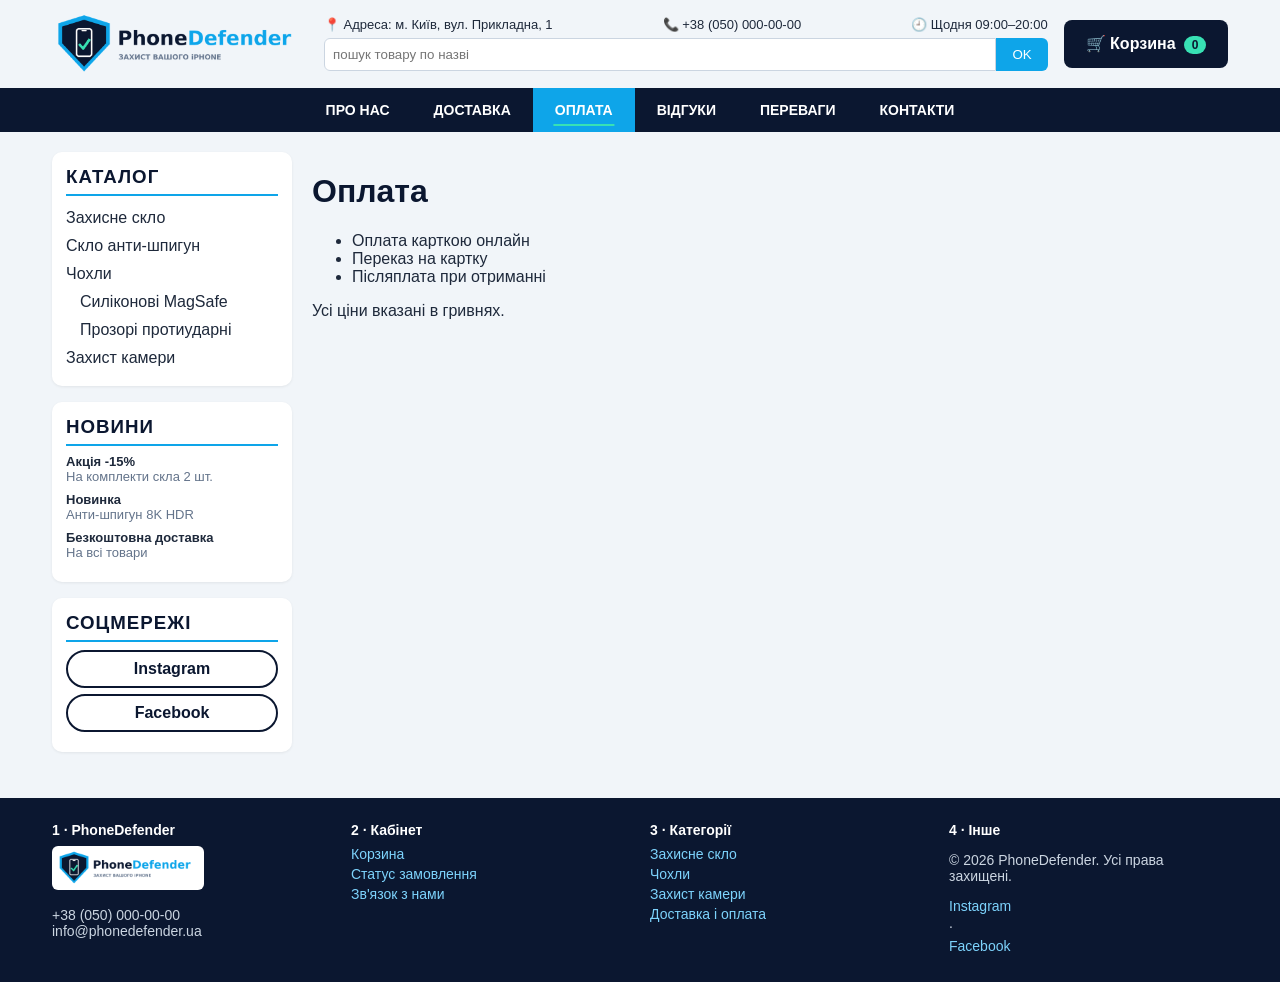
<file: HTMLFolder/Pages/payment.html>
<!DOCTYPE html>
<html lang="uk"><head><meta charset="UTF-8"><meta name="viewport" content="width=device-width,initial-scale=1">
<title>Оплата — PhoneDefender</title><link rel="stylesheet" href="../../NonHTMLFolder/style.css"></head><body>
<header class="top"><a href="../../index.html" class="logo"><img src="../../NonHTMLFolder/logo.png" alt="PhoneDefender"></a>
<div class="info"><div class="contacts"><span>📍 Адреса: м. Київ, вул. Прикладна, 1</span><span>📞 +38 (050) 000-00-00</span><span>🕘 Щодня 09:00–20:00</span></div>
<form class="search" onsubmit="return false"><input type="text" placeholder="пошук товару по назві"><button>OK</button></form></div>
<a class="cart" href="cart.html">🛒 Корзина <span class="badge" id="cc">0</span></a></header>
<nav class="menu"><a href="about.html">Про нас</a><a href="delivery.html">Доставка</a><a href="payment.html" class=on>Оплата</a><a href="reviews.html">Відгуки</a><a href="advantages.html">Переваги</a><a href="contacts.html">Контакти</a></nav><div class="layout"><aside><div class="box"><h3>Каталог</h3><ul class="cat">
<li><a href="catalog.html#glass">Захисне скло</a></li>
<li><a href="catalog.html#privacy">Скло анти-шпигун</a></li>
<li><a href="catalog.html#case">Чохли</a><ul><li><a href="catalog.html#case">Силіконові MagSafe</a></li><li><a href="catalog.html#clearcase">Прозорі протиударні</a></li></ul></li>
<li><a href="catalog.html#camera">Захист камери</a></li></ul></div>
<div class="box"><h3>Новини</h3><div class="news"><b>Акція -15%</b><span>На комплекти скла 2 шт.</span></div><div class="news"><b>Новинка</b><span>Анти-шпигун 8K HDR</span></div><div class="news"><b>Безкоштовна доставка</b><span>На всі товари</span></div></div>
<div class="box"><h3>Соцмережі</h3><a class="soc" href="https://instagram.com" target="_blank">Instagram</a><a class="soc" href="https://facebook.com" target="_blank">Facebook</a></div></aside><main><h1>Оплата</h1><ul><li>Оплата карткою онлайн</li><li>Переказ на картку</li><li>Післяплата при отриманні</li></ul><p>Усі ціни вказані в гривнях.</p></main></div>
<footer><div><h4>1 · PhoneDefender</h4><img src="../../NonHTMLFolder/logo.png" alt="" class="flogo"><p>+38 (050) 000-00-00<br>info@phonedefender.ua</p></div>
<div><h4>2 · Кабінет</h4><a href="cart.html">Корзина</a><a href="cart.html">Статус замовлення</a><a href="contacts.html">Зв'язок з нами</a></div>
<div><h4>3 · Категорії</h4><a href="catalog.html#glass">Захисне скло</a><a href="catalog.html#case">Чохли</a><a href="catalog.html#camera">Захист камери</a><a href="delivery.html">Доставка і оплата</a></div>
<div><h4>4 · Інше</h4><p>© 2026 PhoneDefender. Усі права захищені.</p><a href="https://instagram.com">Instagram</a> · <a href="https://facebook.com">Facebook</a></div></footer><script src="../../NonHTMLFolder/cart.js"></script></body></html>
</file>
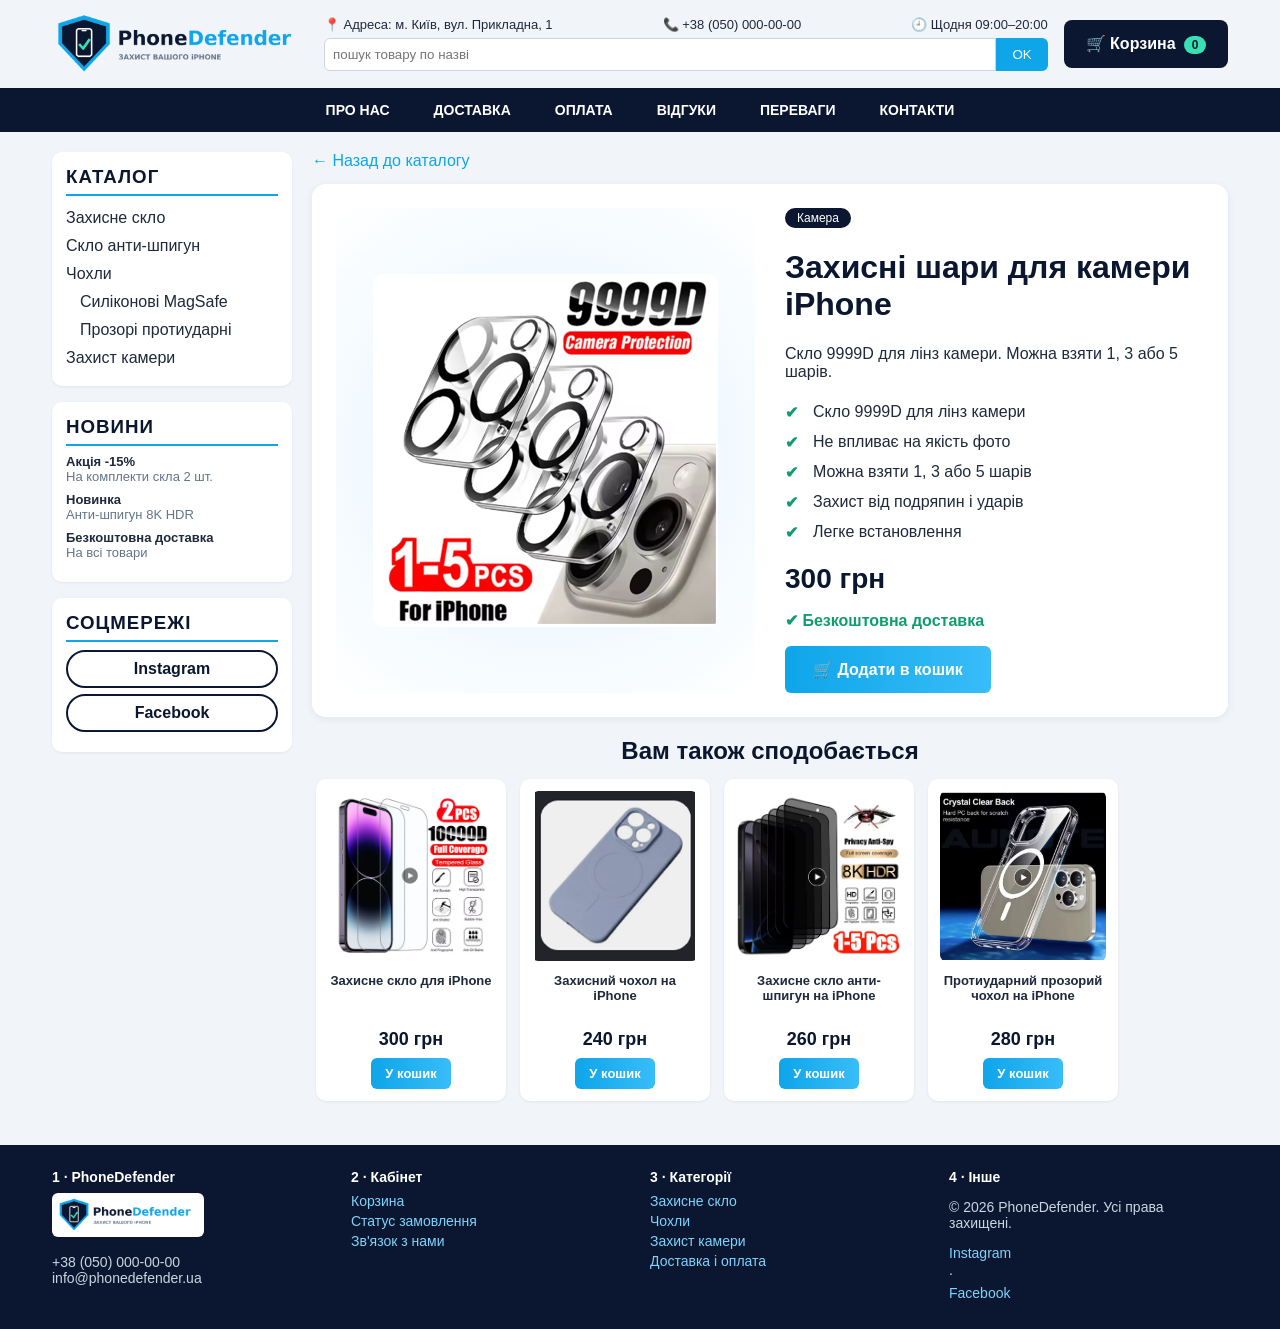
<file: HTMLFolder/Pages/product-camera.html>
<!DOCTYPE html>
<html lang="uk"><head><meta charset="UTF-8"><meta name="viewport" content="width=device-width,initial-scale=1">
<title>Захисні шари для камери iPhone — PhoneDefender</title><link rel="stylesheet" href="../../NonHTMLFolder/style.css"></head><body>
<header class="top"><a href="../../index.html" class="logo"><img src="../../NonHTMLFolder/logo.png" alt="PhoneDefender"></a>
<div class="info"><div class="contacts"><span>📍 Адреса: м. Київ, вул. Прикладна, 1</span><span>📞 +38 (050) 000-00-00</span><span>🕘 Щодня 09:00–20:00</span></div>
<form class="search" onsubmit="return false"><input type="text" placeholder="пошук товару по назві"><button>OK</button></form></div>
<a class="cart" href="cart.html">🛒 Корзина <span class="badge" id="cc">0</span></a></header>
<nav class="menu"><a href="about.html">Про нас</a><a href="delivery.html">Доставка</a><a href="payment.html">Оплата</a><a href="reviews.html">Відгуки</a><a href="advantages.html">Переваги</a><a href="contacts.html">Контакти</a></nav><div class="layout"><aside><div class="box"><h3>Каталог</h3><ul class="cat">
<li><a href="catalog.html#glass">Захисне скло</a></li>
<li><a href="catalog.html#privacy">Скло анти-шпигун</a></li>
<li><a href="catalog.html#case">Чохли</a><ul><li><a href="catalog.html#case">Силіконові MagSafe</a></li><li><a href="catalog.html#clearcase">Прозорі протиударні</a></li></ul></li>
<li><a href="catalog.html#camera">Захист камери</a></li></ul></div>
<div class="box"><h3>Новини</h3><div class="news"><b>Акція -15%</b><span>На комплекти скла 2 шт.</span></div><div class="news"><b>Новинка</b><span>Анти-шпигун 8K HDR</span></div><div class="news"><b>Безкоштовна доставка</b><span>На всі товари</span></div></div>
<div class="box"><h3>Соцмережі</h3><a class="soc" href="https://instagram.com" target="_blank">Instagram</a><a class="soc" href="https://facebook.com" target="_blank">Facebook</a></div></aside><main><a href="catalog.html">← Назад до каталогу</a><div class="pd"><div class="pimg reveal"><img src="../../NonHTMLFolder/camera.png" alt="Захисні шари для камери iPhone"></div><div class="pinfo reveal"><span class="tag">Камера</span><h1>Захисні шари для камери iPhone</h1><p>Скло 9999D для лінз камери. Можна взяти 1, 3 або 5 шарів.</p><ul class="feat"><li>Скло 9999D для лінз камери</li><li>Не впливає на якість фото</li><li>Можна взяти 1, 3 або 5 шарів</li><li>Захист від подряпин і ударів</li><li>Легке встановлення</li></ul><div class="price big">300 грн</div><p class="ok">✔ Безкоштовна доставка</p><button class="btn add lg" data-id="camera">🛒 Додати в кошик</button></div></div><h2 class="ct">Вам також сподобається</h2><div class="car"><div class="card reveal"><a href="product-glass.html" class="im"><img src="../../NonHTMLFolder/glass.png" alt="Захисне скло для iPhone"></a><h4><a href="product-glass.html">Захисне скло для iPhone</a></h4><div class="price">300 грн</div><button class="btn add" data-id="glass">У кошик</button></div><div class="card reveal"><a href="product-case.html" class="im"><img src="../../NonHTMLFolder/case.png" alt="Захисний чохол на iPhone"></a><h4><a href="product-case.html">Захисний чохол на iPhone</a></h4><div class="price">240 грн</div><button class="btn add" data-id="case">У кошик</button></div><div class="card reveal"><a href="product-privacy.html" class="im"><img src="../../NonHTMLFolder/privacy.png" alt="Захисне скло анти-шпигун на iPhone"></a><h4><a href="product-privacy.html">Захисне скло анти-шпигун на iPhone</a></h4><div class="price">260 грн</div><button class="btn add" data-id="privacy">У кошик</button></div><div class="card reveal"><a href="product-clearcase.html" class="im"><img src="../../NonHTMLFolder/clearcase.png" alt="Протиударний прозорий чохол на iPhone"></a><h4><a href="product-clearcase.html">Протиударний прозорий чохол на iPhone</a></h4><div class="price">280 грн</div><button class="btn add" data-id="clearcase">У кошик</button></div></div></main></div>
<footer><div><h4>1 · PhoneDefender</h4><img src="../../NonHTMLFolder/logo.png" alt="" class="flogo"><p>+38 (050) 000-00-00<br>info@phonedefender.ua</p></div>
<div><h4>2 · Кабінет</h4><a href="cart.html">Корзина</a><a href="cart.html">Статус замовлення</a><a href="contacts.html">Зв'язок з нами</a></div>
<div><h4>3 · Категорії</h4><a href="catalog.html#glass">Захисне скло</a><a href="catalog.html#case">Чохли</a><a href="catalog.html#camera">Захист камери</a><a href="delivery.html">Доставка і оплата</a></div>
<div><h4>4 · Інше</h4><p>© 2026 PhoneDefender. Усі права захищені.</p><a href="https://instagram.com">Instagram</a> · <a href="https://facebook.com">Facebook</a></div></footer><script src="../../NonHTMLFolder/cart.js"></script></body></html>
</file>
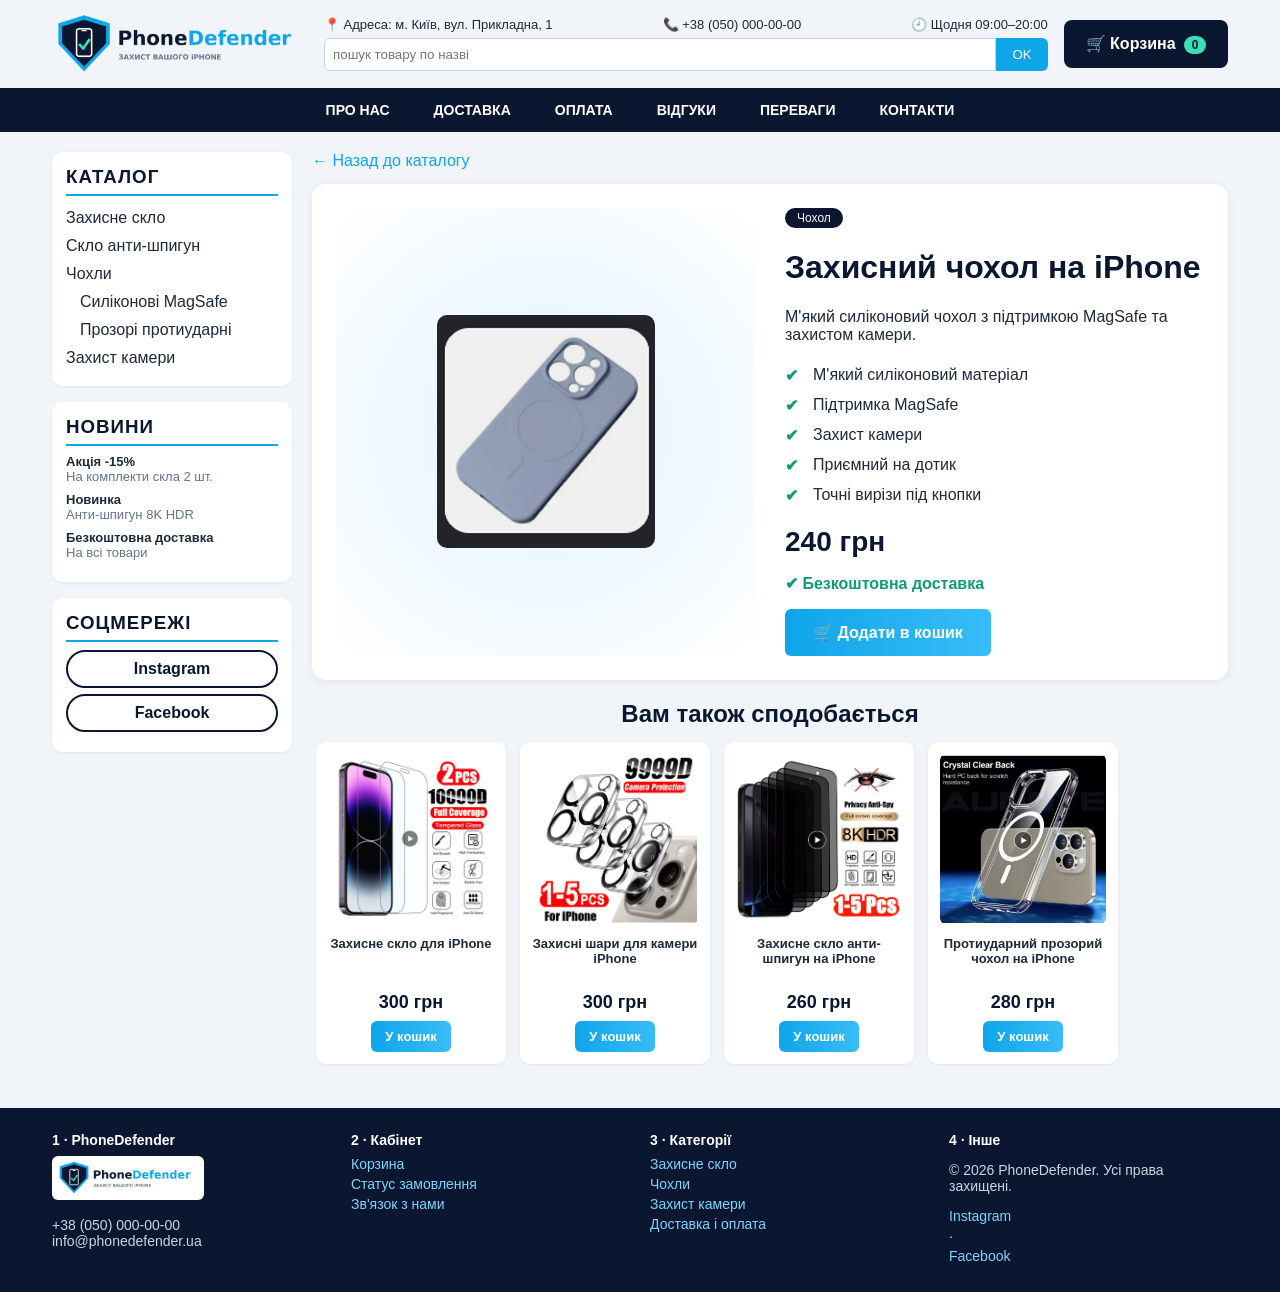
<file: HTMLFolder/Pages/product-case.html>
<!DOCTYPE html>
<html lang="uk"><head><meta charset="UTF-8"><meta name="viewport" content="width=device-width,initial-scale=1">
<title>Захисний чохол на iPhone — PhoneDefender</title><link rel="stylesheet" href="../../NonHTMLFolder/style.css"></head><body>
<header class="top"><a href="../../index.html" class="logo"><img src="../../NonHTMLFolder/logo.png" alt="PhoneDefender"></a>
<div class="info"><div class="contacts"><span>📍 Адреса: м. Київ, вул. Прикладна, 1</span><span>📞 +38 (050) 000-00-00</span><span>🕘 Щодня 09:00–20:00</span></div>
<form class="search" onsubmit="return false"><input type="text" placeholder="пошук товару по назві"><button>OK</button></form></div>
<a class="cart" href="cart.html">🛒 Корзина <span class="badge" id="cc">0</span></a></header>
<nav class="menu"><a href="about.html">Про нас</a><a href="delivery.html">Доставка</a><a href="payment.html">Оплата</a><a href="reviews.html">Відгуки</a><a href="advantages.html">Переваги</a><a href="contacts.html">Контакти</a></nav><div class="layout"><aside><div class="box"><h3>Каталог</h3><ul class="cat">
<li><a href="catalog.html#glass">Захисне скло</a></li>
<li><a href="catalog.html#privacy">Скло анти-шпигун</a></li>
<li><a href="catalog.html#case">Чохли</a><ul><li><a href="catalog.html#case">Силіконові MagSafe</a></li><li><a href="catalog.html#clearcase">Прозорі протиударні</a></li></ul></li>
<li><a href="catalog.html#camera">Захист камери</a></li></ul></div>
<div class="box"><h3>Новини</h3><div class="news"><b>Акція -15%</b><span>На комплекти скла 2 шт.</span></div><div class="news"><b>Новинка</b><span>Анти-шпигун 8K HDR</span></div><div class="news"><b>Безкоштовна доставка</b><span>На всі товари</span></div></div>
<div class="box"><h3>Соцмережі</h3><a class="soc" href="https://instagram.com" target="_blank">Instagram</a><a class="soc" href="https://facebook.com" target="_blank">Facebook</a></div></aside><main><a href="catalog.html">← Назад до каталогу</a><div class="pd"><div class="pimg reveal"><img src="../../NonHTMLFolder/case.png" alt="Захисний чохол на iPhone"></div><div class="pinfo reveal"><span class="tag">Чохол</span><h1>Захисний чохол на iPhone</h1><p>М'який силіконовий чохол з підтримкою MagSafe та захистом камери.</p><ul class="feat"><li>М'який силіконовий матеріал</li><li>Підтримка MagSafe</li><li>Захист камери</li><li>Приємний на дотик</li><li>Точні вирізи під кнопки</li></ul><div class="price big">240 грн</div><p class="ok">✔ Безкоштовна доставка</p><button class="btn add lg" data-id="case">🛒 Додати в кошик</button></div></div><h2 class="ct">Вам також сподобається</h2><div class="car"><div class="card reveal"><a href="product-glass.html" class="im"><img src="../../NonHTMLFolder/glass.png" alt="Захисне скло для iPhone"></a><h4><a href="product-glass.html">Захисне скло для iPhone</a></h4><div class="price">300 грн</div><button class="btn add" data-id="glass">У кошик</button></div><div class="card reveal"><a href="product-camera.html" class="im"><img src="../../NonHTMLFolder/camera.png" alt="Захисні шари для камери iPhone"></a><h4><a href="product-camera.html">Захисні шари для камери iPhone</a></h4><div class="price">300 грн</div><button class="btn add" data-id="camera">У кошик</button></div><div class="card reveal"><a href="product-privacy.html" class="im"><img src="../../NonHTMLFolder/privacy.png" alt="Захисне скло анти-шпигун на iPhone"></a><h4><a href="product-privacy.html">Захисне скло анти-шпигун на iPhone</a></h4><div class="price">260 грн</div><button class="btn add" data-id="privacy">У кошик</button></div><div class="card reveal"><a href="product-clearcase.html" class="im"><img src="../../NonHTMLFolder/clearcase.png" alt="Протиударний прозорий чохол на iPhone"></a><h4><a href="product-clearcase.html">Протиударний прозорий чохол на iPhone</a></h4><div class="price">280 грн</div><button class="btn add" data-id="clearcase">У кошик</button></div></div></main></div>
<footer><div><h4>1 · PhoneDefender</h4><img src="../../NonHTMLFolder/logo.png" alt="" class="flogo"><p>+38 (050) 000-00-00<br>info@phonedefender.ua</p></div>
<div><h4>2 · Кабінет</h4><a href="cart.html">Корзина</a><a href="cart.html">Статус замовлення</a><a href="contacts.html">Зв'язок з нами</a></div>
<div><h4>3 · Категорії</h4><a href="catalog.html#glass">Захисне скло</a><a href="catalog.html#case">Чохли</a><a href="catalog.html#camera">Захист камери</a><a href="delivery.html">Доставка і оплата</a></div>
<div><h4>4 · Інше</h4><p>© 2026 PhoneDefender. Усі права захищені.</p><a href="https://instagram.com">Instagram</a> · <a href="https://facebook.com">Facebook</a></div></footer><script src="../../NonHTMLFolder/cart.js"></script></body></html>
</file>
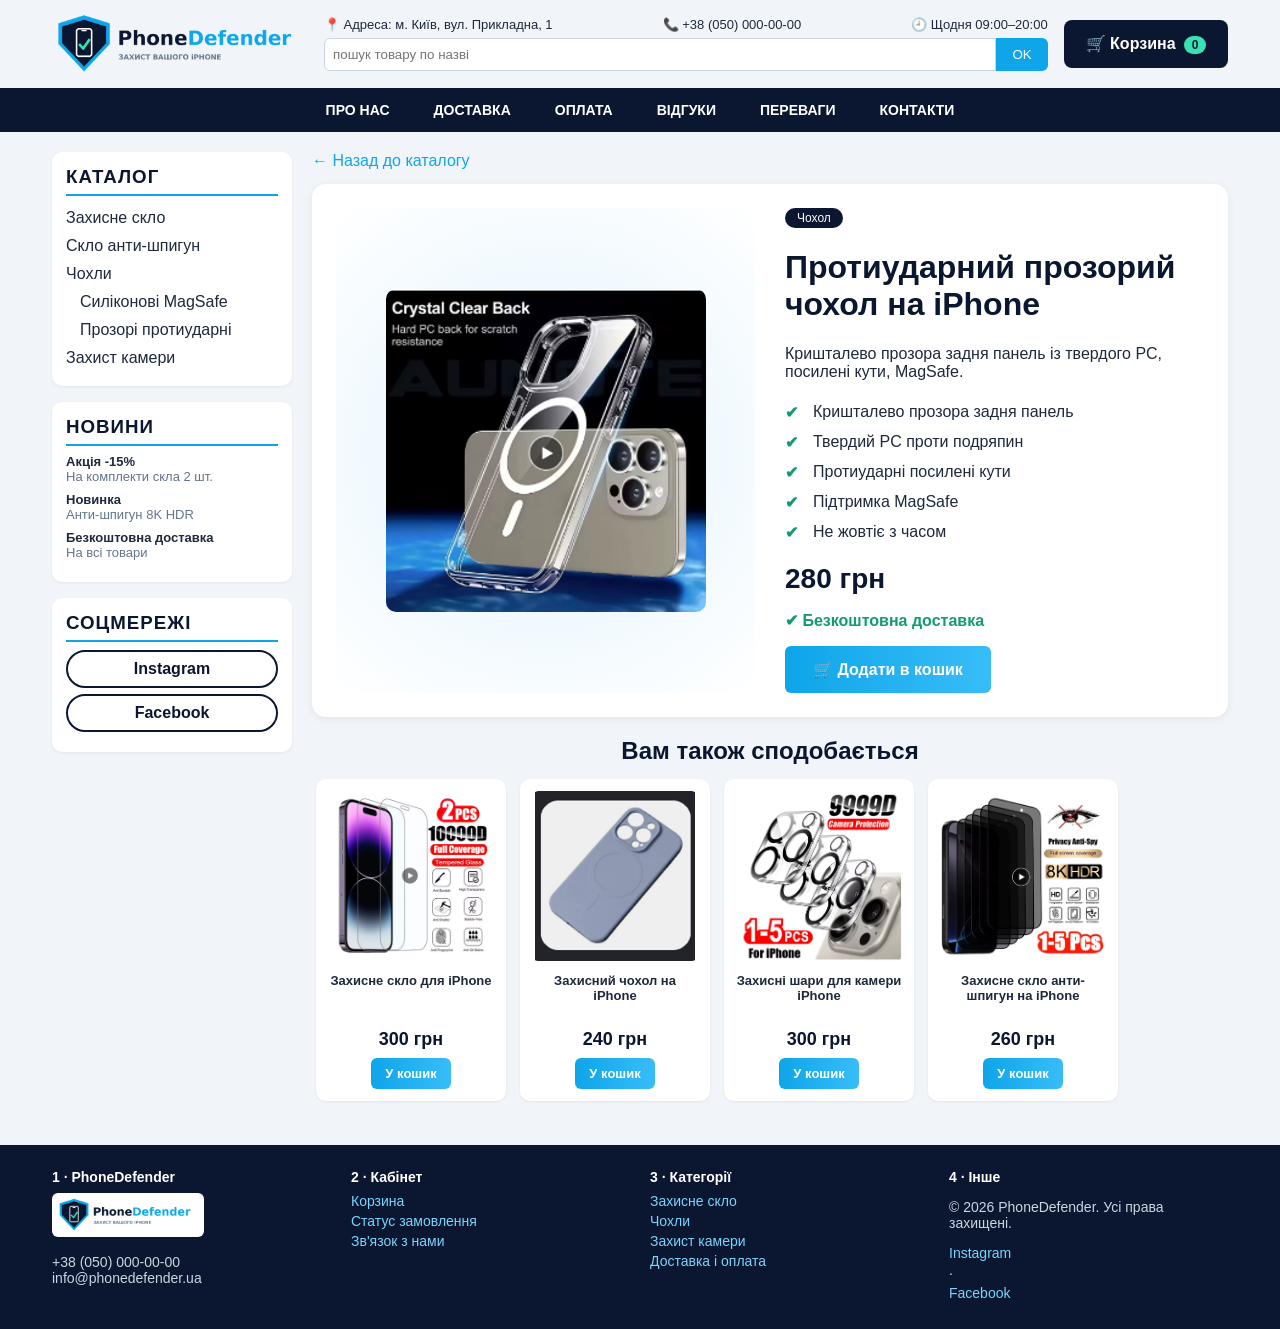
<file: HTMLFolder/Pages/product-clearcase.html>
<!DOCTYPE html>
<html lang="uk"><head><meta charset="UTF-8"><meta name="viewport" content="width=device-width,initial-scale=1">
<title>Протиударний прозорий чохол на iPhone — PhoneDefender</title><link rel="stylesheet" href="../../NonHTMLFolder/style.css"></head><body>
<header class="top"><a href="../../index.html" class="logo"><img src="../../NonHTMLFolder/logo.png" alt="PhoneDefender"></a>
<div class="info"><div class="contacts"><span>📍 Адреса: м. Київ, вул. Прикладна, 1</span><span>📞 +38 (050) 000-00-00</span><span>🕘 Щодня 09:00–20:00</span></div>
<form class="search" onsubmit="return false"><input type="text" placeholder="пошук товару по назві"><button>OK</button></form></div>
<a class="cart" href="cart.html">🛒 Корзина <span class="badge" id="cc">0</span></a></header>
<nav class="menu"><a href="about.html">Про нас</a><a href="delivery.html">Доставка</a><a href="payment.html">Оплата</a><a href="reviews.html">Відгуки</a><a href="advantages.html">Переваги</a><a href="contacts.html">Контакти</a></nav><div class="layout"><aside><div class="box"><h3>Каталог</h3><ul class="cat">
<li><a href="catalog.html#glass">Захисне скло</a></li>
<li><a href="catalog.html#privacy">Скло анти-шпигун</a></li>
<li><a href="catalog.html#case">Чохли</a><ul><li><a href="catalog.html#case">Силіконові MagSafe</a></li><li><a href="catalog.html#clearcase">Прозорі протиударні</a></li></ul></li>
<li><a href="catalog.html#camera">Захист камери</a></li></ul></div>
<div class="box"><h3>Новини</h3><div class="news"><b>Акція -15%</b><span>На комплекти скла 2 шт.</span></div><div class="news"><b>Новинка</b><span>Анти-шпигун 8K HDR</span></div><div class="news"><b>Безкоштовна доставка</b><span>На всі товари</span></div></div>
<div class="box"><h3>Соцмережі</h3><a class="soc" href="https://instagram.com" target="_blank">Instagram</a><a class="soc" href="https://facebook.com" target="_blank">Facebook</a></div></aside><main><a href="catalog.html">← Назад до каталогу</a><div class="pd"><div class="pimg reveal"><img src="../../NonHTMLFolder/clearcase.png" alt="Протиударний прозорий чохол на iPhone"></div><div class="pinfo reveal"><span class="tag">Чохол</span><h1>Протиударний прозорий чохол на iPhone</h1><p>Кришталево прозора задня панель із твердого PC, посилені кути, MagSafe.</p><ul class="feat"><li>Кришталево прозора задня панель</li><li>Твердий PC проти подряпин</li><li>Протиударні посилені кути</li><li>Підтримка MagSafe</li><li>Не жовтіє з часом</li></ul><div class="price big">280 грн</div><p class="ok">✔ Безкоштовна доставка</p><button class="btn add lg" data-id="clearcase">🛒 Додати в кошик</button></div></div><h2 class="ct">Вам також сподобається</h2><div class="car"><div class="card reveal"><a href="product-glass.html" class="im"><img src="../../NonHTMLFolder/glass.png" alt="Захисне скло для iPhone"></a><h4><a href="product-glass.html">Захисне скло для iPhone</a></h4><div class="price">300 грн</div><button class="btn add" data-id="glass">У кошик</button></div><div class="card reveal"><a href="product-case.html" class="im"><img src="../../NonHTMLFolder/case.png" alt="Захисний чохол на iPhone"></a><h4><a href="product-case.html">Захисний чохол на iPhone</a></h4><div class="price">240 грн</div><button class="btn add" data-id="case">У кошик</button></div><div class="card reveal"><a href="product-camera.html" class="im"><img src="../../NonHTMLFolder/camera.png" alt="Захисні шари для камери iPhone"></a><h4><a href="product-camera.html">Захисні шари для камери iPhone</a></h4><div class="price">300 грн</div><button class="btn add" data-id="camera">У кошик</button></div><div class="card reveal"><a href="product-privacy.html" class="im"><img src="../../NonHTMLFolder/privacy.png" alt="Захисне скло анти-шпигун на iPhone"></a><h4><a href="product-privacy.html">Захисне скло анти-шпигун на iPhone</a></h4><div class="price">260 грн</div><button class="btn add" data-id="privacy">У кошик</button></div></div></main></div>
<footer><div><h4>1 · PhoneDefender</h4><img src="../../NonHTMLFolder/logo.png" alt="" class="flogo"><p>+38 (050) 000-00-00<br>info@phonedefender.ua</p></div>
<div><h4>2 · Кабінет</h4><a href="cart.html">Корзина</a><a href="cart.html">Статус замовлення</a><a href="contacts.html">Зв'язок з нами</a></div>
<div><h4>3 · Категорії</h4><a href="catalog.html#glass">Захисне скло</a><a href="catalog.html#case">Чохли</a><a href="catalog.html#camera">Захист камери</a><a href="delivery.html">Доставка і оплата</a></div>
<div><h4>4 · Інше</h4><p>© 2026 PhoneDefender. Усі права захищені.</p><a href="https://instagram.com">Instagram</a> · <a href="https://facebook.com">Facebook</a></div></footer><script src="../../NonHTMLFolder/cart.js"></script></body></html>
</file>
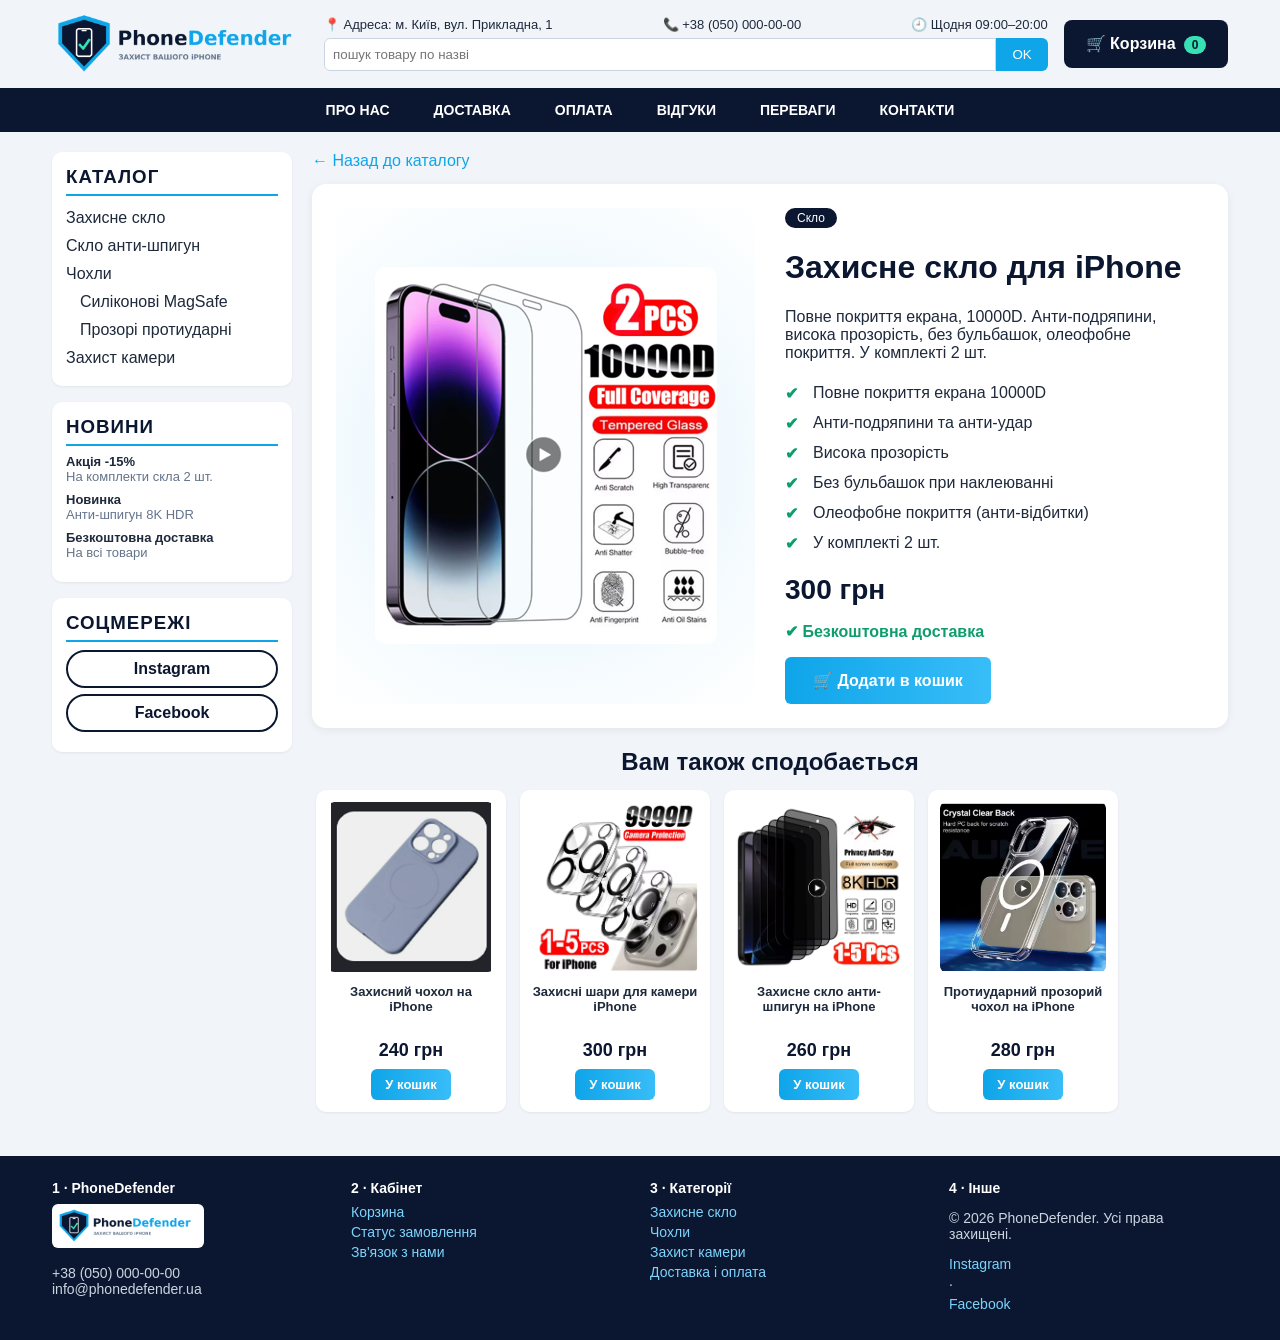
<file: HTMLFolder/Pages/product-glass.html>
<!DOCTYPE html>
<html lang="uk"><head><meta charset="UTF-8"><meta name="viewport" content="width=device-width,initial-scale=1">
<title>Захисне скло для iPhone — PhoneDefender</title><link rel="stylesheet" href="../../NonHTMLFolder/style.css"></head><body>
<header class="top"><a href="../../index.html" class="logo"><img src="../../NonHTMLFolder/logo.png" alt="PhoneDefender"></a>
<div class="info"><div class="contacts"><span>📍 Адреса: м. Київ, вул. Прикладна, 1</span><span>📞 +38 (050) 000-00-00</span><span>🕘 Щодня 09:00–20:00</span></div>
<form class="search" onsubmit="return false"><input type="text" placeholder="пошук товару по назві"><button>OK</button></form></div>
<a class="cart" href="cart.html">🛒 Корзина <span class="badge" id="cc">0</span></a></header>
<nav class="menu"><a href="about.html">Про нас</a><a href="delivery.html">Доставка</a><a href="payment.html">Оплата</a><a href="reviews.html">Відгуки</a><a href="advantages.html">Переваги</a><a href="contacts.html">Контакти</a></nav><div class="layout"><aside><div class="box"><h3>Каталог</h3><ul class="cat">
<li><a href="catalog.html#glass">Захисне скло</a></li>
<li><a href="catalog.html#privacy">Скло анти-шпигун</a></li>
<li><a href="catalog.html#case">Чохли</a><ul><li><a href="catalog.html#case">Силіконові MagSafe</a></li><li><a href="catalog.html#clearcase">Прозорі протиударні</a></li></ul></li>
<li><a href="catalog.html#camera">Захист камери</a></li></ul></div>
<div class="box"><h3>Новини</h3><div class="news"><b>Акція -15%</b><span>На комплекти скла 2 шт.</span></div><div class="news"><b>Новинка</b><span>Анти-шпигун 8K HDR</span></div><div class="news"><b>Безкоштовна доставка</b><span>На всі товари</span></div></div>
<div class="box"><h3>Соцмережі</h3><a class="soc" href="https://instagram.com" target="_blank">Instagram</a><a class="soc" href="https://facebook.com" target="_blank">Facebook</a></div></aside><main><a href="catalog.html">← Назад до каталогу</a><div class="pd"><div class="pimg reveal"><img src="../../NonHTMLFolder/glass.png" alt="Захисне скло для iPhone"></div><div class="pinfo reveal"><span class="tag">Скло</span><h1>Захисне скло для iPhone</h1><p>Повне покриття екрана, 10000D. Анти-подряпини, висока прозорість, без бульбашок, олеофобне покриття. У комплекті 2 шт.</p><ul class="feat"><li>Повне покриття екрана 10000D</li><li>Анти-подряпини та анти-удар</li><li>Висока прозорість</li><li>Без бульбашок при наклеюванні</li><li>Олеофобне покриття (анти-відбитки)</li><li>У комплекті 2 шт.</li></ul><div class="price big">300 грн</div><p class="ok">✔ Безкоштовна доставка</p><button class="btn add lg" data-id="glass">🛒 Додати в кошик</button></div></div><h2 class="ct">Вам також сподобається</h2><div class="car"><div class="card reveal"><a href="product-case.html" class="im"><img src="../../NonHTMLFolder/case.png" alt="Захисний чохол на iPhone"></a><h4><a href="product-case.html">Захисний чохол на iPhone</a></h4><div class="price">240 грн</div><button class="btn add" data-id="case">У кошик</button></div><div class="card reveal"><a href="product-camera.html" class="im"><img src="../../NonHTMLFolder/camera.png" alt="Захисні шари для камери iPhone"></a><h4><a href="product-camera.html">Захисні шари для камери iPhone</a></h4><div class="price">300 грн</div><button class="btn add" data-id="camera">У кошик</button></div><div class="card reveal"><a href="product-privacy.html" class="im"><img src="../../NonHTMLFolder/privacy.png" alt="Захисне скло анти-шпигун на iPhone"></a><h4><a href="product-privacy.html">Захисне скло анти-шпигун на iPhone</a></h4><div class="price">260 грн</div><button class="btn add" data-id="privacy">У кошик</button></div><div class="card reveal"><a href="product-clearcase.html" class="im"><img src="../../NonHTMLFolder/clearcase.png" alt="Протиударний прозорий чохол на iPhone"></a><h4><a href="product-clearcase.html">Протиударний прозорий чохол на iPhone</a></h4><div class="price">280 грн</div><button class="btn add" data-id="clearcase">У кошик</button></div></div></main></div>
<footer><div><h4>1 · PhoneDefender</h4><img src="../../NonHTMLFolder/logo.png" alt="" class="flogo"><p>+38 (050) 000-00-00<br>info@phonedefender.ua</p></div>
<div><h4>2 · Кабінет</h4><a href="cart.html">Корзина</a><a href="cart.html">Статус замовлення</a><a href="contacts.html">Зв'язок з нами</a></div>
<div><h4>3 · Категорії</h4><a href="catalog.html#glass">Захисне скло</a><a href="catalog.html#case">Чохли</a><a href="catalog.html#camera">Захист камери</a><a href="delivery.html">Доставка і оплата</a></div>
<div><h4>4 · Інше</h4><p>© 2026 PhoneDefender. Усі права захищені.</p><a href="https://instagram.com">Instagram</a> · <a href="https://facebook.com">Facebook</a></div></footer><script src="../../NonHTMLFolder/cart.js"></script></body></html>
</file>
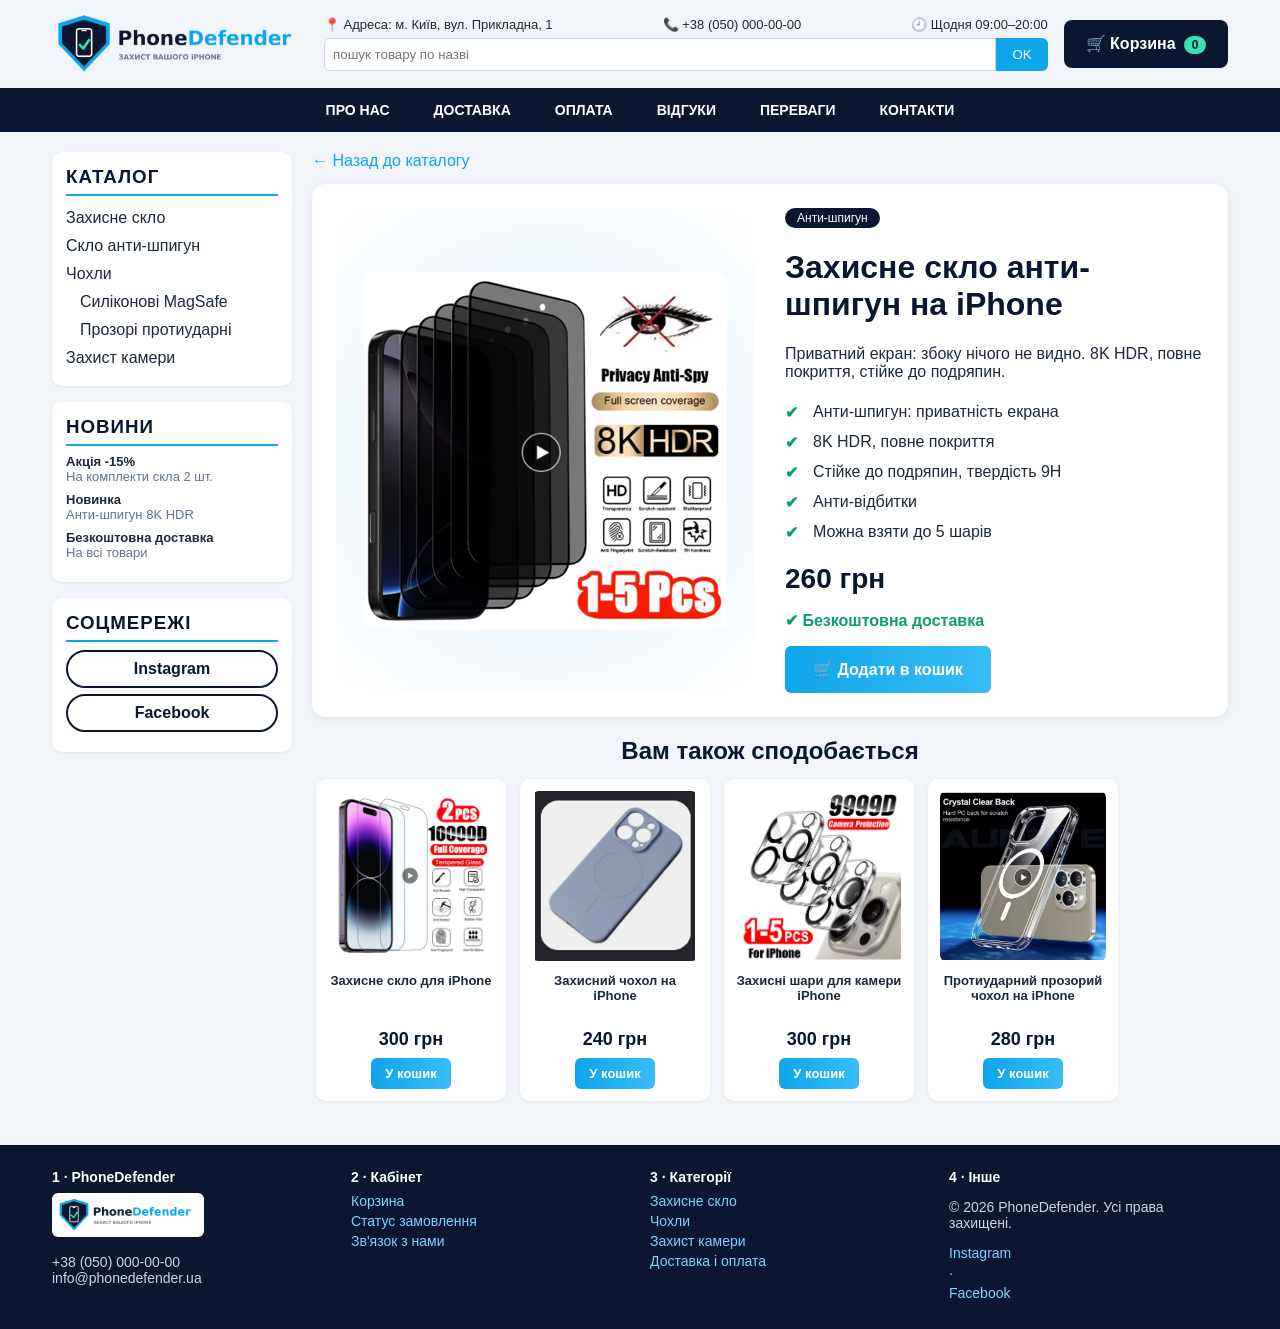
<file: HTMLFolder/Pages/product-privacy.html>
<!DOCTYPE html>
<html lang="uk"><head><meta charset="UTF-8"><meta name="viewport" content="width=device-width,initial-scale=1">
<title>Захисне скло анти-шпигун на iPhone — PhoneDefender</title><link rel="stylesheet" href="../../NonHTMLFolder/style.css"></head><body>
<header class="top"><a href="../../index.html" class="logo"><img src="../../NonHTMLFolder/logo.png" alt="PhoneDefender"></a>
<div class="info"><div class="contacts"><span>📍 Адреса: м. Київ, вул. Прикладна, 1</span><span>📞 +38 (050) 000-00-00</span><span>🕘 Щодня 09:00–20:00</span></div>
<form class="search" onsubmit="return false"><input type="text" placeholder="пошук товару по назві"><button>OK</button></form></div>
<a class="cart" href="cart.html">🛒 Корзина <span class="badge" id="cc">0</span></a></header>
<nav class="menu"><a href="about.html">Про нас</a><a href="delivery.html">Доставка</a><a href="payment.html">Оплата</a><a href="reviews.html">Відгуки</a><a href="advantages.html">Переваги</a><a href="contacts.html">Контакти</a></nav><div class="layout"><aside><div class="box"><h3>Каталог</h3><ul class="cat">
<li><a href="catalog.html#glass">Захисне скло</a></li>
<li><a href="catalog.html#privacy">Скло анти-шпигун</a></li>
<li><a href="catalog.html#case">Чохли</a><ul><li><a href="catalog.html#case">Силіконові MagSafe</a></li><li><a href="catalog.html#clearcase">Прозорі протиударні</a></li></ul></li>
<li><a href="catalog.html#camera">Захист камери</a></li></ul></div>
<div class="box"><h3>Новини</h3><div class="news"><b>Акція -15%</b><span>На комплекти скла 2 шт.</span></div><div class="news"><b>Новинка</b><span>Анти-шпигун 8K HDR</span></div><div class="news"><b>Безкоштовна доставка</b><span>На всі товари</span></div></div>
<div class="box"><h3>Соцмережі</h3><a class="soc" href="https://instagram.com" target="_blank">Instagram</a><a class="soc" href="https://facebook.com" target="_blank">Facebook</a></div></aside><main><a href="catalog.html">← Назад до каталогу</a><div class="pd"><div class="pimg reveal"><img src="../../NonHTMLFolder/privacy.png" alt="Захисне скло анти-шпигун на iPhone"></div><div class="pinfo reveal"><span class="tag">Анти-шпигун</span><h1>Захисне скло анти-шпигун на iPhone</h1><p>Приватний екран: збоку нічого не видно. 8K HDR, повне покриття, стійке до подряпин.</p><ul class="feat"><li>Анти-шпигун: приватність екрана</li><li>8K HDR, повне покриття</li><li>Стійке до подряпин, твердість 9H</li><li>Анти-відбитки</li><li>Можна взяти до 5 шарів</li></ul><div class="price big">260 грн</div><p class="ok">✔ Безкоштовна доставка</p><button class="btn add lg" data-id="privacy">🛒 Додати в кошик</button></div></div><h2 class="ct">Вам також сподобається</h2><div class="car"><div class="card reveal"><a href="product-glass.html" class="im"><img src="../../NonHTMLFolder/glass.png" alt="Захисне скло для iPhone"></a><h4><a href="product-glass.html">Захисне скло для iPhone</a></h4><div class="price">300 грн</div><button class="btn add" data-id="glass">У кошик</button></div><div class="card reveal"><a href="product-case.html" class="im"><img src="../../NonHTMLFolder/case.png" alt="Захисний чохол на iPhone"></a><h4><a href="product-case.html">Захисний чохол на iPhone</a></h4><div class="price">240 грн</div><button class="btn add" data-id="case">У кошик</button></div><div class="card reveal"><a href="product-camera.html" class="im"><img src="../../NonHTMLFolder/camera.png" alt="Захисні шари для камери iPhone"></a><h4><a href="product-camera.html">Захисні шари для камери iPhone</a></h4><div class="price">300 грн</div><button class="btn add" data-id="camera">У кошик</button></div><div class="card reveal"><a href="product-clearcase.html" class="im"><img src="../../NonHTMLFolder/clearcase.png" alt="Протиударний прозорий чохол на iPhone"></a><h4><a href="product-clearcase.html">Протиударний прозорий чохол на iPhone</a></h4><div class="price">280 грн</div><button class="btn add" data-id="clearcase">У кошик</button></div></div></main></div>
<footer><div><h4>1 · PhoneDefender</h4><img src="../../NonHTMLFolder/logo.png" alt="" class="flogo"><p>+38 (050) 000-00-00<br>info@phonedefender.ua</p></div>
<div><h4>2 · Кабінет</h4><a href="cart.html">Корзина</a><a href="cart.html">Статус замовлення</a><a href="contacts.html">Зв'язок з нами</a></div>
<div><h4>3 · Категорії</h4><a href="catalog.html#glass">Захисне скло</a><a href="catalog.html#case">Чохли</a><a href="catalog.html#camera">Захист камери</a><a href="delivery.html">Доставка і оплата</a></div>
<div><h4>4 · Інше</h4><p>© 2026 PhoneDefender. Усі права захищені.</p><a href="https://instagram.com">Instagram</a> · <a href="https://facebook.com">Facebook</a></div></footer><script src="../../NonHTMLFolder/cart.js"></script></body></html>
</file>
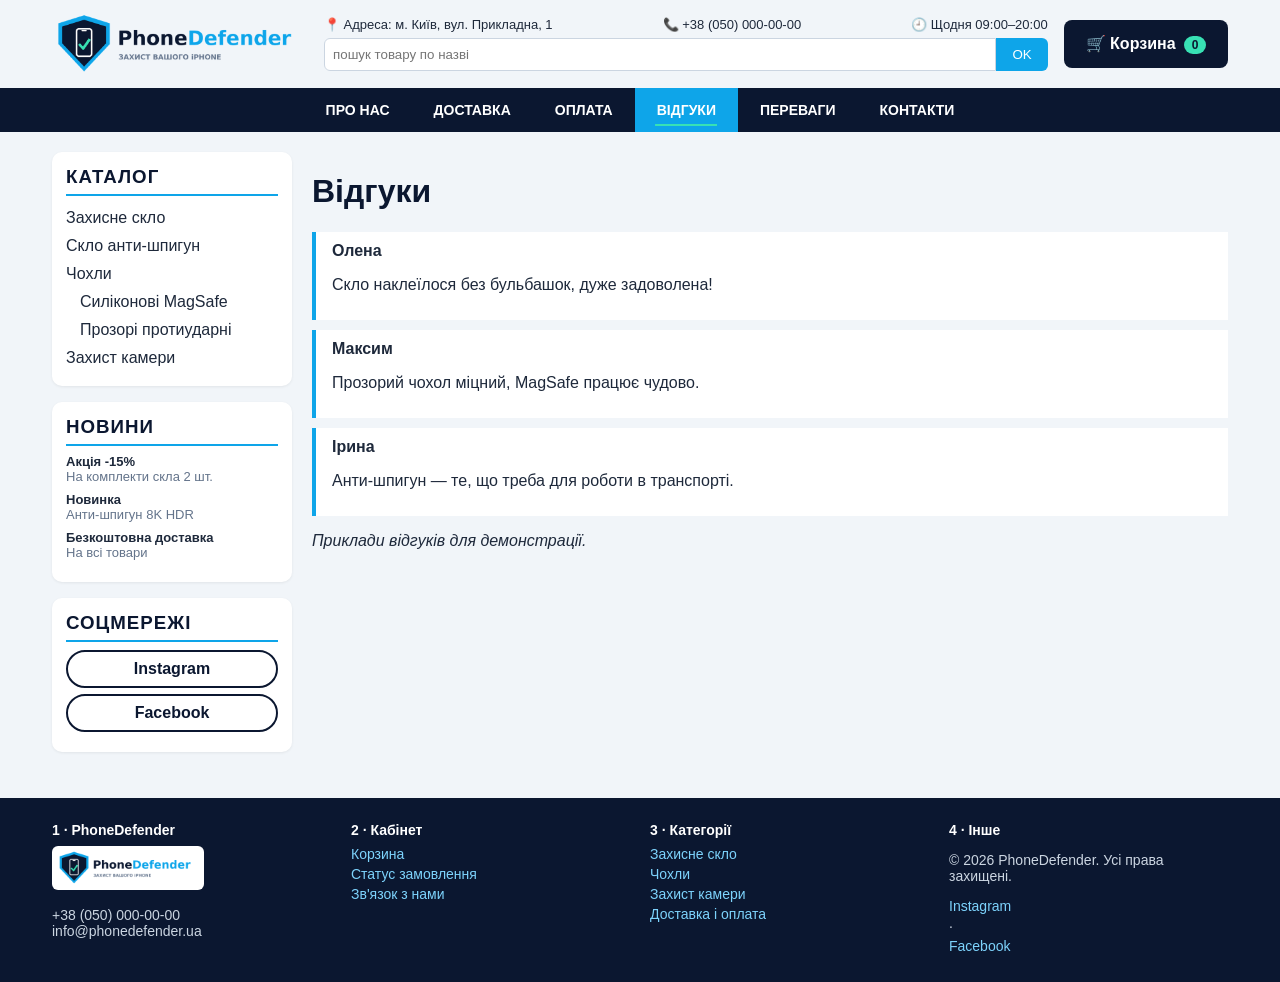
<file: HTMLFolder/Pages/reviews.html>
<!DOCTYPE html>
<html lang="uk"><head><meta charset="UTF-8"><meta name="viewport" content="width=device-width,initial-scale=1">
<title>Відгуки — PhoneDefender</title><link rel="stylesheet" href="../../NonHTMLFolder/style.css"></head><body>
<header class="top"><a href="../../index.html" class="logo"><img src="../../NonHTMLFolder/logo.png" alt="PhoneDefender"></a>
<div class="info"><div class="contacts"><span>📍 Адреса: м. Київ, вул. Прикладна, 1</span><span>📞 +38 (050) 000-00-00</span><span>🕘 Щодня 09:00–20:00</span></div>
<form class="search" onsubmit="return false"><input type="text" placeholder="пошук товару по назві"><button>OK</button></form></div>
<a class="cart" href="cart.html">🛒 Корзина <span class="badge" id="cc">0</span></a></header>
<nav class="menu"><a href="about.html">Про нас</a><a href="delivery.html">Доставка</a><a href="payment.html">Оплата</a><a href="reviews.html" class=on>Відгуки</a><a href="advantages.html">Переваги</a><a href="contacts.html">Контакти</a></nav><div class="layout"><aside><div class="box"><h3>Каталог</h3><ul class="cat">
<li><a href="catalog.html#glass">Захисне скло</a></li>
<li><a href="catalog.html#privacy">Скло анти-шпигун</a></li>
<li><a href="catalog.html#case">Чохли</a><ul><li><a href="catalog.html#case">Силіконові MagSafe</a></li><li><a href="catalog.html#clearcase">Прозорі протиударні</a></li></ul></li>
<li><a href="catalog.html#camera">Захист камери</a></li></ul></div>
<div class="box"><h3>Новини</h3><div class="news"><b>Акція -15%</b><span>На комплекти скла 2 шт.</span></div><div class="news"><b>Новинка</b><span>Анти-шпигун 8K HDR</span></div><div class="news"><b>Безкоштовна доставка</b><span>На всі товари</span></div></div>
<div class="box"><h3>Соцмережі</h3><a class="soc" href="https://instagram.com" target="_blank">Instagram</a><a class="soc" href="https://facebook.com" target="_blank">Facebook</a></div></aside><main><h1>Відгуки</h1><div class='rev'><b>Олена</b><p>Скло наклеїлося без бульбашок, дуже задоволена!</p></div><div class='rev'><b>Максим</b><p>Прозорий чохол міцний, MagSafe працює чудово.</p></div><div class='rev'><b>Ірина</b><p>Анти-шпигун — те, що треба для роботи в транспорті.</p></div><p><i>Приклади відгуків для демонстрації.</i></p></main></div>
<footer><div><h4>1 · PhoneDefender</h4><img src="../../NonHTMLFolder/logo.png" alt="" class="flogo"><p>+38 (050) 000-00-00<br>info@phonedefender.ua</p></div>
<div><h4>2 · Кабінет</h4><a href="cart.html">Корзина</a><a href="cart.html">Статус замовлення</a><a href="contacts.html">Зв'язок з нами</a></div>
<div><h4>3 · Категорії</h4><a href="catalog.html#glass">Захисне скло</a><a href="catalog.html#case">Чохли</a><a href="catalog.html#camera">Захист камери</a><a href="delivery.html">Доставка і оплата</a></div>
<div><h4>4 · Інше</h4><p>© 2026 PhoneDefender. Усі права захищені.</p><a href="https://instagram.com">Instagram</a> · <a href="https://facebook.com">Facebook</a></div></footer><script src="../../NonHTMLFolder/cart.js"></script></body></html>
</file>
<file: NonHTMLFolder/style.css>
:root{--navy:#0b1730;--blue:#0ea5e9;--mint:#38e1b4;--bg:#f1f5f9;--tx:#1e293b}
*{box-sizing:border-box}body{margin:0;font-family:Segoe UI,Arial,sans-serif;background:var(--bg);color:var(--tx)}
a{color:var(--blue);text-decoration:none}
.top{display:flex;gap:16px;align-items:center;max-width:1200px;margin:12px auto;padding:0 12px}
.logo img{height:64px;display:block}.info{flex:1}
.contacts{display:flex;justify-content:space-between;gap:8px;flex-wrap:wrap;font-size:13px;margin-bottom:6px}
.search{display:flex}.search input{flex:1;padding:8px;border:1px solid #cbd5e1;border-radius:6px 0 0 6px}
.search button{padding:8px 16px;border:0;background:var(--blue);color:#fff;border-radius:0 6px 6px 0;cursor:pointer}
.cart{background:var(--navy);color:#fff;padding:14px 22px;border-radius:8px;font-weight:700}
.menu{background:var(--navy);display:flex;justify-content:center;flex-wrap:wrap}
.menu a{color:#fff;padding:14px 22px;font-weight:600;text-transform:uppercase;font-size:14px}
.menu a:hover,.menu a.on{background:var(--blue)}
.layout{display:grid;grid-template-columns:240px 1fr;gap:20px;max-width:1200px;margin:20px auto;padding:0 12px}
main{min-width:0}.wide{max-width:900px;margin:20px auto;padding:0 12px}
.box{background:#fff;border-radius:10px;padding:14px;margin-bottom:16px;box-shadow:0 1px 3px #0001}
.box h3{margin:0 0 8px;color:var(--navy);text-transform:uppercase;letter-spacing:1px;border-bottom:2px solid var(--blue);padding-bottom:6px}
.cat,.cat ul{list-style:none;margin:0;padding:0}.cat ul{padding-left:14px}.cat li a{display:block;padding:5px 0;color:var(--tx)}.cat li a:hover{color:var(--blue)}
.news{margin-bottom:8px;font-size:13px}.news b{display:block}.news span{color:#64748b}
.soc{display:block;text-align:center;margin:6px 0;padding:8px;border:2px solid var(--navy);border-radius:20px;color:var(--navy);font-weight:700}
.soc:hover{background:var(--navy);color:#fff}
.slider{position:relative;border-radius:12px;overflow:hidden;margin-bottom:20px}
.slider input{display:none}.slides{display:flex;width:300%;transition:transform .5s}
.slide{width:33.333%;min-height:200px;padding:40px;color:#fff;display:flex;flex-direction:column;justify-content:center}
.slide h2{margin:0 0 8px;font-size:28px}.slide p{margin:0;font-size:16px}
.s1{background:linear-gradient(120deg,#0b1730,#0ea5e9)}.s2{background:linear-gradient(120deg,#0b1730,#14b88a)}.s3{background:linear-gradient(120deg,#1e1b4b,#7c3aed)}
#r0:checked~.slides{transform:translateX(0)}#r1:checked~.slides{transform:translateX(-33.333%)}#r2:checked~.slides{transform:translateX(-66.666%)}
.dots{position:absolute;bottom:10px;width:100%;text-align:center}
.dots label{display:inline-block;width:12px;height:12px;margin:0 5px;border-radius:50%;background:#fff8;cursor:pointer}
#r0:checked~.dots label:nth-child(1),#r1:checked~.dots label:nth-child(2),#r2:checked~.dots label:nth-child(3){background:#fff}
.ct{text-align:center;color:var(--navy);margin:20px 0 10px}
.car{display:flex;gap:14px;overflow-x:auto;scroll-snap-type:x mandatory;padding:4px 4px 14px}
.card{flex:0 0 190px;scroll-snap-align:start;background:#fff;border-radius:10px;padding:12px;text-align:center;box-shadow:0 1px 3px #0001}
.card img{width:100%;height:170px;object-fit:contain;border-radius:6px}
.card h4{font-size:13px;height:48px;margin:8px 0;overflow:hidden}
.price{font-weight:800;color:var(--navy);font-size:18px;margin-bottom:8px}.price.big{font-size:28px}
.btn{display:inline-block;background:var(--blue);color:#fff;padding:8px 14px;border-radius:6px;font-size:13px;font-weight:700}.btn:hover{background:var(--navy)}
.prod{display:flex;gap:24px;background:#fff;border-radius:12px;padding:18px;margin-bottom:18px;align-items:center;box-shadow:0 1px 3px #0001}
.prod img{width:260px;max-width:40%;border-radius:8px}.ok{color:#0f9d6e;font-weight:600}
h1{color:var(--navy)}.tbl{border-collapse:collapse;width:100%;background:#fff}.tbl td,.tbl th{border:1px solid #e2e8f0;padding:10px;text-align:left}
.rev{background:#fff;border-left:4px solid var(--blue);padding:10px 16px;margin-bottom:10px}.adv li{margin:10px 0;font-size:18px}.adv{list-style:none;padding:0}
footer{background:var(--navy);color:#cbd5e1;display:grid;grid-template-columns:repeat(4,1fr);gap:20px;padding:24px max(12px,calc(50% - 588px));margin-top:30px;font-size:14px}
footer h4{color:#fff;margin:0 0 8px}footer a{display:block;color:#7dd3fc;margin:4px 0}footer p a{display:inline}.flogo{height:44px;background:#fff;border-radius:6px;padding:4px}
@media(max-width:800px){.layout{grid-template-columns:1fr}.top{flex-wrap:wrap}footer{grid-template-columns:1fr 1fr}.prod{flex-direction:column}.prod img{max-width:100%}}

/* ===== Анімації та кошик ===== */
html{scroll-behavior:smooth}
body{animation:pageIn .6s ease both}
@keyframes pageIn{from{opacity:0;transform:translateY(12px)}to{opacity:1;transform:none}}
@keyframes float{0%,100%{transform:translateY(0)}50%{transform:translateY(-6px)}}
@keyframes shine{to{background-position:200% center}}
@keyframes pulse{0%,100%{box-shadow:0 0 0 0 #0ea5e980}70%{box-shadow:0 0 0 14px #0ea5e900}}
@keyframes gradmove{0%{background-position:0 50%}50%{background-position:100% 50%}100%{background-position:0 50%}}
@keyframes slideIn{from{opacity:0;transform:translateX(-30px)}to{opacity:1;transform:none}}
.logo img{animation:float 4s ease-in-out infinite;transition:filter .3s}.logo:hover img{filter:drop-shadow(0 0 10px #0ea5e9)}
.cart{position:relative;transition:transform .25s,box-shadow .25s;animation:pulse 2.5s infinite}.cart:hover{transform:translateY(-3px) scale(1.05);background:var(--blue)}
.badge{display:inline-block;min-width:22px;padding:2px 6px;margin-left:4px;background:var(--mint);color:var(--navy);border-radius:12px;font-size:12px;text-align:center}
.badge.bump{animation:bump .5s}@keyframes bump{40%{transform:scale(1.7) rotate(-10deg)}100%{transform:none}}
.menu a{position:relative;transition:background .3s,transform .3s}.menu a::after{content:"";position:absolute;left:50%;bottom:6px;width:0;height:2px;background:var(--mint);transition:.3s;transform:translateX(-50%)}
.menu a:hover::after,.menu a.on::after{width:60%}.menu a:hover{transform:translateY(-2px)}
.slide{background-size:200% 200%;animation:gradmove 8s ease infinite}
.slide h2,.slide p{animation:slideIn .8s ease both}.slide p{animation-delay:.2s}
.slider{box-shadow:0 10px 30px #0ea5e933}
.reveal{opacity:0;transform:translateY(34px) scale(.96);transition:opacity .7s cubic-bezier(.2,.8,.2,1),transform .7s cubic-bezier(.2,.8,.2,1)}
.reveal.in{opacity:1;transform:none}
.card{transition:transform .35s cubic-bezier(.2,.8,.2,1),box-shadow .35s;position:relative;overflow:hidden}
.card.in:hover{transform:translateY(-10px) scale(1.03);box-shadow:0 18px 36px #0ea5e944}
.card::before{content:"";position:absolute;top:0;left:-80%;width:50%;height:100%;background:linear-gradient(100deg,transparent,#ffffff99,transparent);transform:skewX(-20deg);transition:left .7s;pointer-events:none;z-index:2}
.card:hover::before{left:130%}
.card .im{display:block;overflow:hidden;border-radius:6px}.card img{transition:transform .5s}.card:hover img{transform:scale(1.12) rotate(-2deg)}
.card h4 a{color:var(--tx)}.card h4 a:hover{color:var(--blue)}
.btn{border:0;cursor:pointer;position:relative;overflow:hidden;font-family:inherit;transition:transform .2s,box-shadow .3s,background .3s;background:linear-gradient(90deg,var(--blue),#38bdf8,var(--blue));background-size:200% auto}
.btn:hover{transform:translateY(-2px);box-shadow:0 8px 18px #0ea5e966;animation:shine 1.2s linear infinite;background:linear-gradient(90deg,var(--blue),#38e1b4,var(--blue));background-size:200% auto}
.btn:active{transform:scale(.94)}.btn.pop{animation:popb .5s}@keyframes popb{40%{transform:scale(1.2);background:var(--mint);color:var(--navy)}}
.btn.ghost{background:#fff;color:var(--navy);border:2px solid var(--navy)}.btn.ghost:hover{background:var(--navy);color:#fff}
.btn.lg{padding:14px 28px;font-size:16px}
.box,.prod{transition:transform .3s,box-shadow .3s}.box:hover,.prod:hover{transform:translateY(-3px);box-shadow:0 10px 24px #0ea5e92e}
.prod img{transition:transform .5s}.prod:hover img{transform:scale(1.06)}.prod h2 a{color:var(--navy)}
.cat li a{transition:transform .2s,color .2s}.cat li a:hover{transform:translateX(6px)}
.soc{transition:.3s}.soc:hover{transform:scale(1.06)}
.toast{position:fixed;right:20px;bottom:20px;background:var(--navy);color:#fff;padding:14px 20px;border-radius:10px;border-left:5px solid var(--mint);box-shadow:0 10px 30px #0006;z-index:99;animation:toastIn .45s cubic-bezier(.2,.8,.2,1)}
.toast.out{opacity:0;transform:translateX(120%);transition:.5s}@keyframes toastIn{from{transform:translateX(120%)}}
/* сторінка товару */
.pd{display:grid;grid-template-columns:1fr 1fr;gap:30px;background:#fff;border-radius:14px;padding:24px;margin:14px 0;box-shadow:0 2px 8px #0001}
.pimg{background:radial-gradient(circle,#e0f2fe,#fff);border-radius:12px;display:flex;align-items:center;justify-content:center;padding:14px}
.pimg img{max-width:100%;border-radius:10px;animation:float 5s ease-in-out infinite}
.tag{display:inline-block;background:var(--navy);color:#fff;padding:3px 12px;border-radius:20px;font-size:12px}
.feat{padding-left:0;list-style:none}.feat li{padding:6px 0 6px 28px;position:relative;animation:slideIn .6s ease both}
.feat li::before{content:"✔";position:absolute;left:0;color:#0f9d6e;font-weight:700}
.feat li:nth-child(2){animation-delay:.1s}.feat li:nth-child(3){animation-delay:.2s}.feat li:nth-child(4){animation-delay:.3s}.feat li:nth-child(5){animation-delay:.4s}.feat li:nth-child(6){animation-delay:.5s}
/* кошик */
.crow{display:flex;align-items:center;gap:16px;background:#fff;border-radius:12px;padding:12px;margin-bottom:12px;box-shadow:0 1px 4px #0001;animation:slideIn .5s ease both}
.crow img{width:80px;height:80px;object-fit:contain;border-radius:8px}.cn{flex:1}.cn>a{font-weight:700;color:var(--navy)}
.cp{margin-top:6px}.old{text-decoration:line-through;color:#94a3b8}.disc{color:#e11d48;font-weight:700}.zero{color:#0f9d6e;font-size:20px}
.qty{display:flex;align-items:center;gap:10px}.qty button,.del{width:34px;height:34px;border:0;border-radius:50%;background:#e2e8f0;cursor:pointer;font-size:18px;transition:.2s}
.qty button:hover{background:var(--blue);color:#fff;transform:scale(1.15)}.del:hover{background:#e11d48;color:#fff;transform:rotate(90deg)}
.sum{background:var(--navy);color:#fff;border-radius:12px;padding:18px;text-align:right;line-height:1.8}.tot{font-size:22px}.tot b{color:var(--mint);font-size:28px}
.ord{background:#fff;border-radius:12px;padding:20px;margin-top:16px;display:grid;gap:12px}.ord h2{margin:0;color:var(--navy)}
.ord input{padding:12px;border:2px solid #e2e8f0;border-radius:8px;font-size:15px;transition:.25s}.ord input:focus{outline:0;border-color:var(--blue);box-shadow:0 0 0 4px #0ea5e92e}
.empty{text-align:center;padding:50px;background:#fff;border-radius:14px}.bigemo{font-size:70px;animation:float 3s infinite}
/* вікно «Дякуємо» */
.ov{position:fixed;inset:0;background:#0b1730cc;backdrop-filter:blur(6px);display:flex;align-items:center;justify-content:center;z-index:100;animation:fade .4s}
.ov.out{opacity:0;transition:.35s}@keyframes fade{from{opacity:0}}
.modal{background:#fff;border-radius:20px;padding:36px;max-width:440px;text-align:center;animation:modalIn .7s cubic-bezier(.2,1.3,.4,1);position:relative;z-index:2}
@keyframes modalIn{from{opacity:0;transform:scale(.4) translateY(80px)}}
.modal h2{color:var(--navy);font-size:30px;margin:10px 0}.modal .btn{margin:6px 4px 0}
.ck{width:90px;animation:ckpop .6s .2s both}.ck circle{fill:#d1fae5;stroke:#10b981;stroke-width:2;stroke-dasharray:152;stroke-dashoffset:152;animation:draw .8s .3s forwards}
.ck path{fill:none;stroke:#10b981;stroke-width:4;stroke-linecap:round;stroke-linejoin:round;stroke-dasharray:40;stroke-dashoffset:40;animation:draw .5s .9s forwards}
@keyframes draw{to{stroke-dashoffset:0}}@keyframes ckpop{from{transform:scale(0)}}
.confetti{position:absolute;inset:0;overflow:hidden;pointer-events:none}.confetti i{position:absolute;top:-20px;width:10px;height:16px;border-radius:2px;animation:fall linear infinite}
@keyframes fall{to{transform:translateY(110vh) rotate(720deg)}}
@media(max-width:800px){.pd{grid-template-columns:1fr}.crow{flex-wrap:wrap}}
@media(prefers-reduced-motion:reduce){*,*::before{animation:none!important;transition:none!important}.reveal{opacity:1;transform:none}}
</file>
